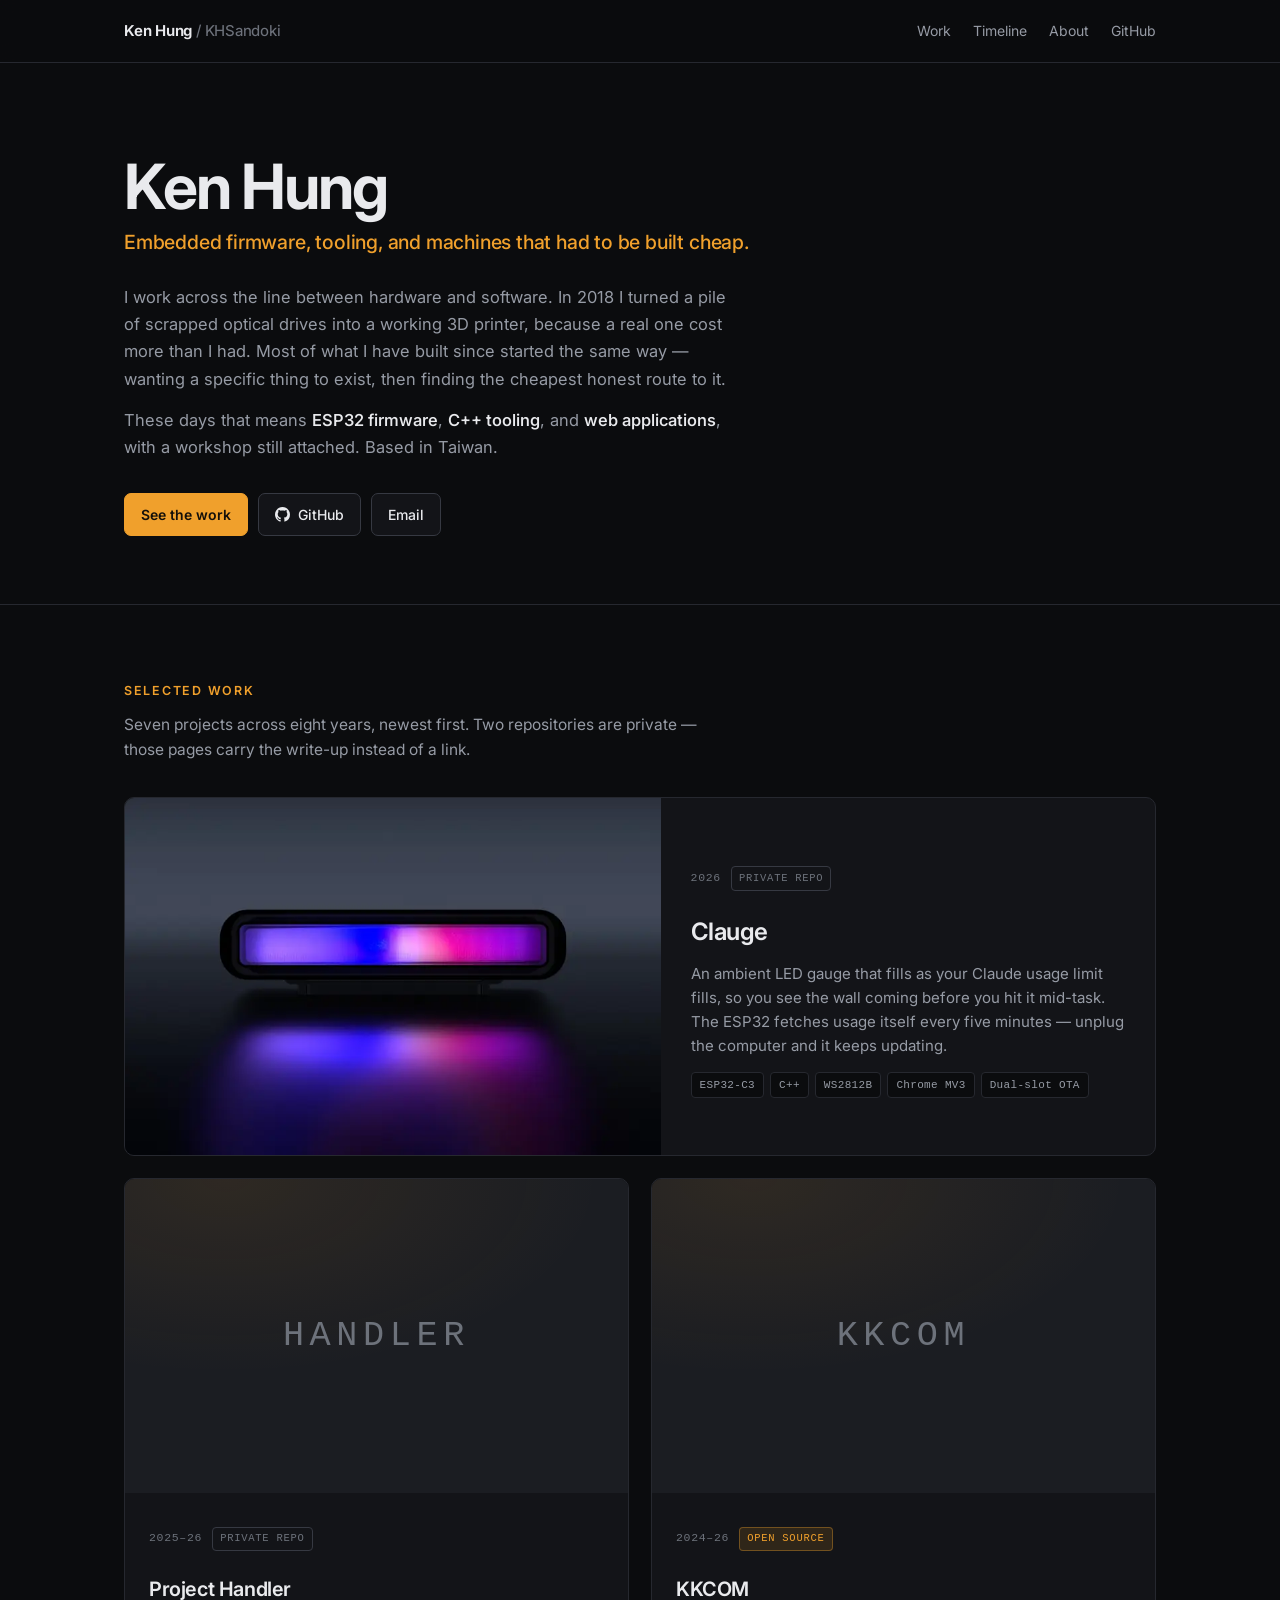
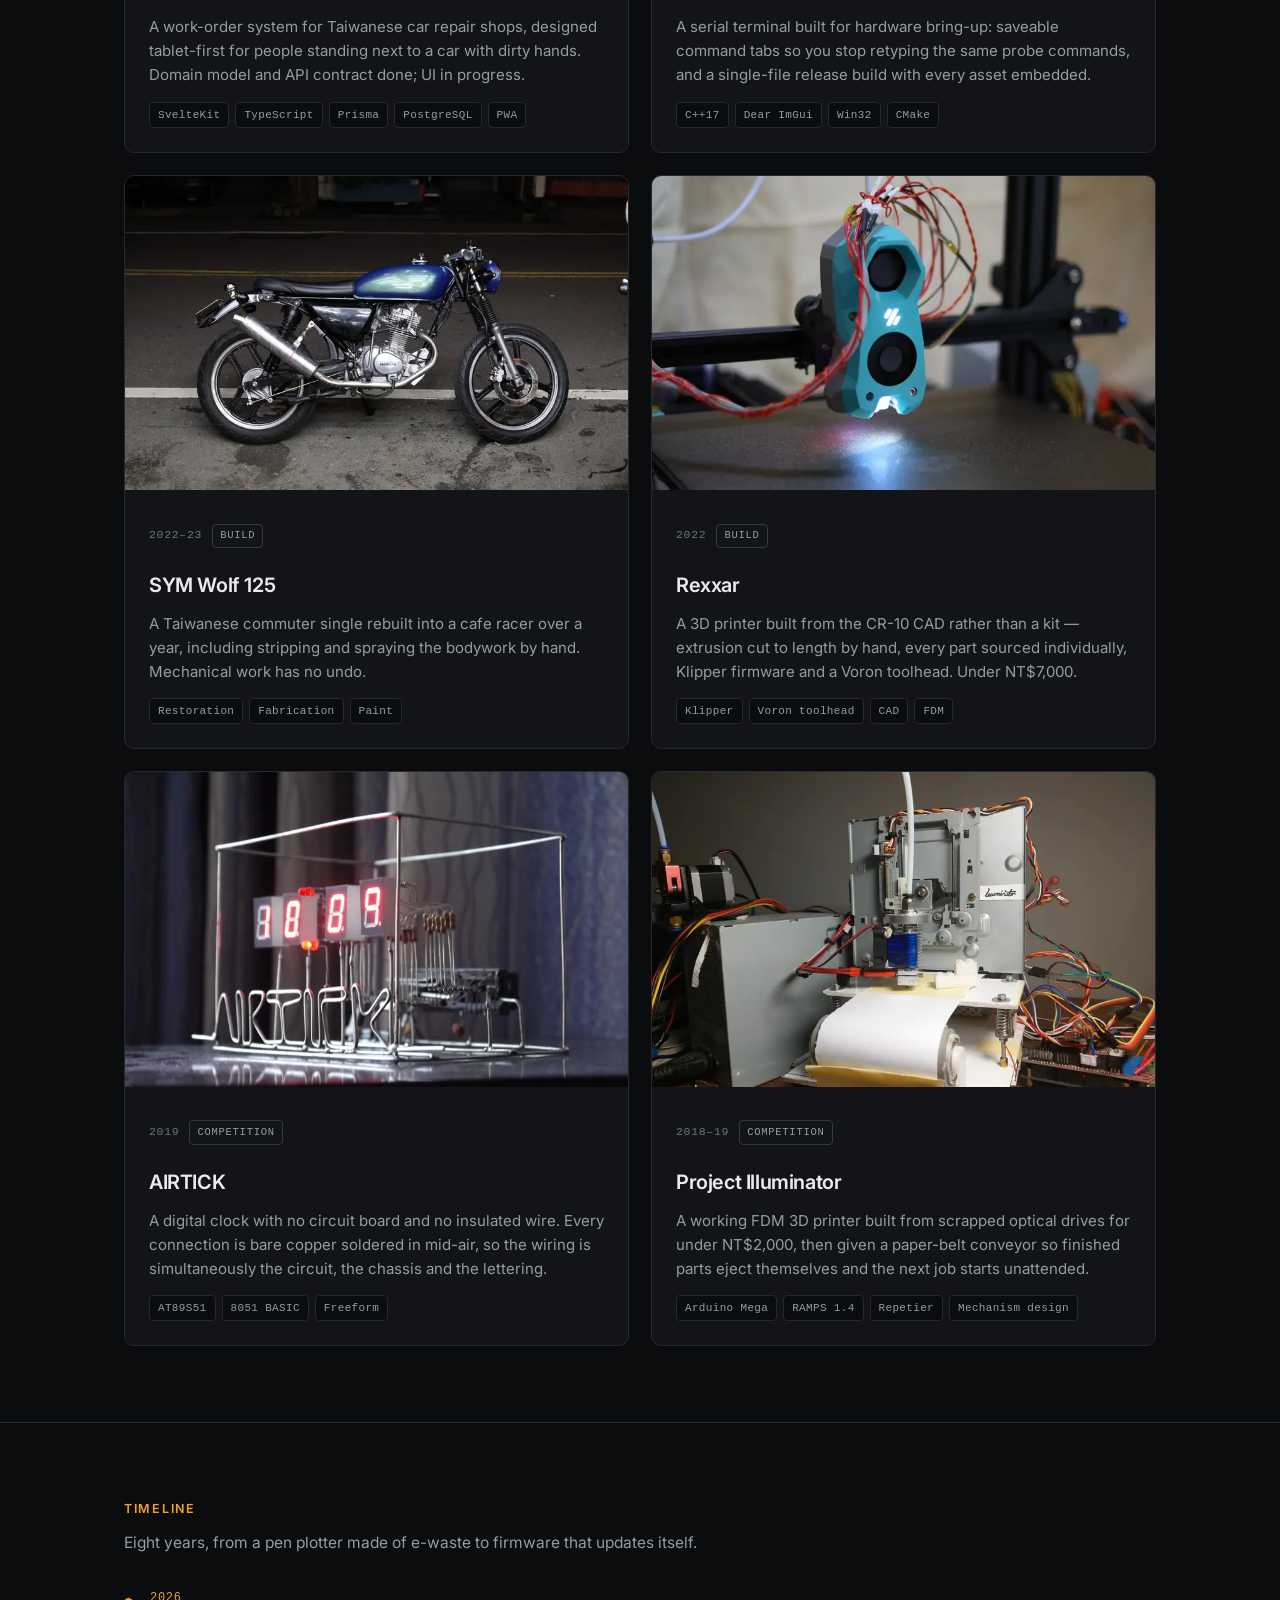
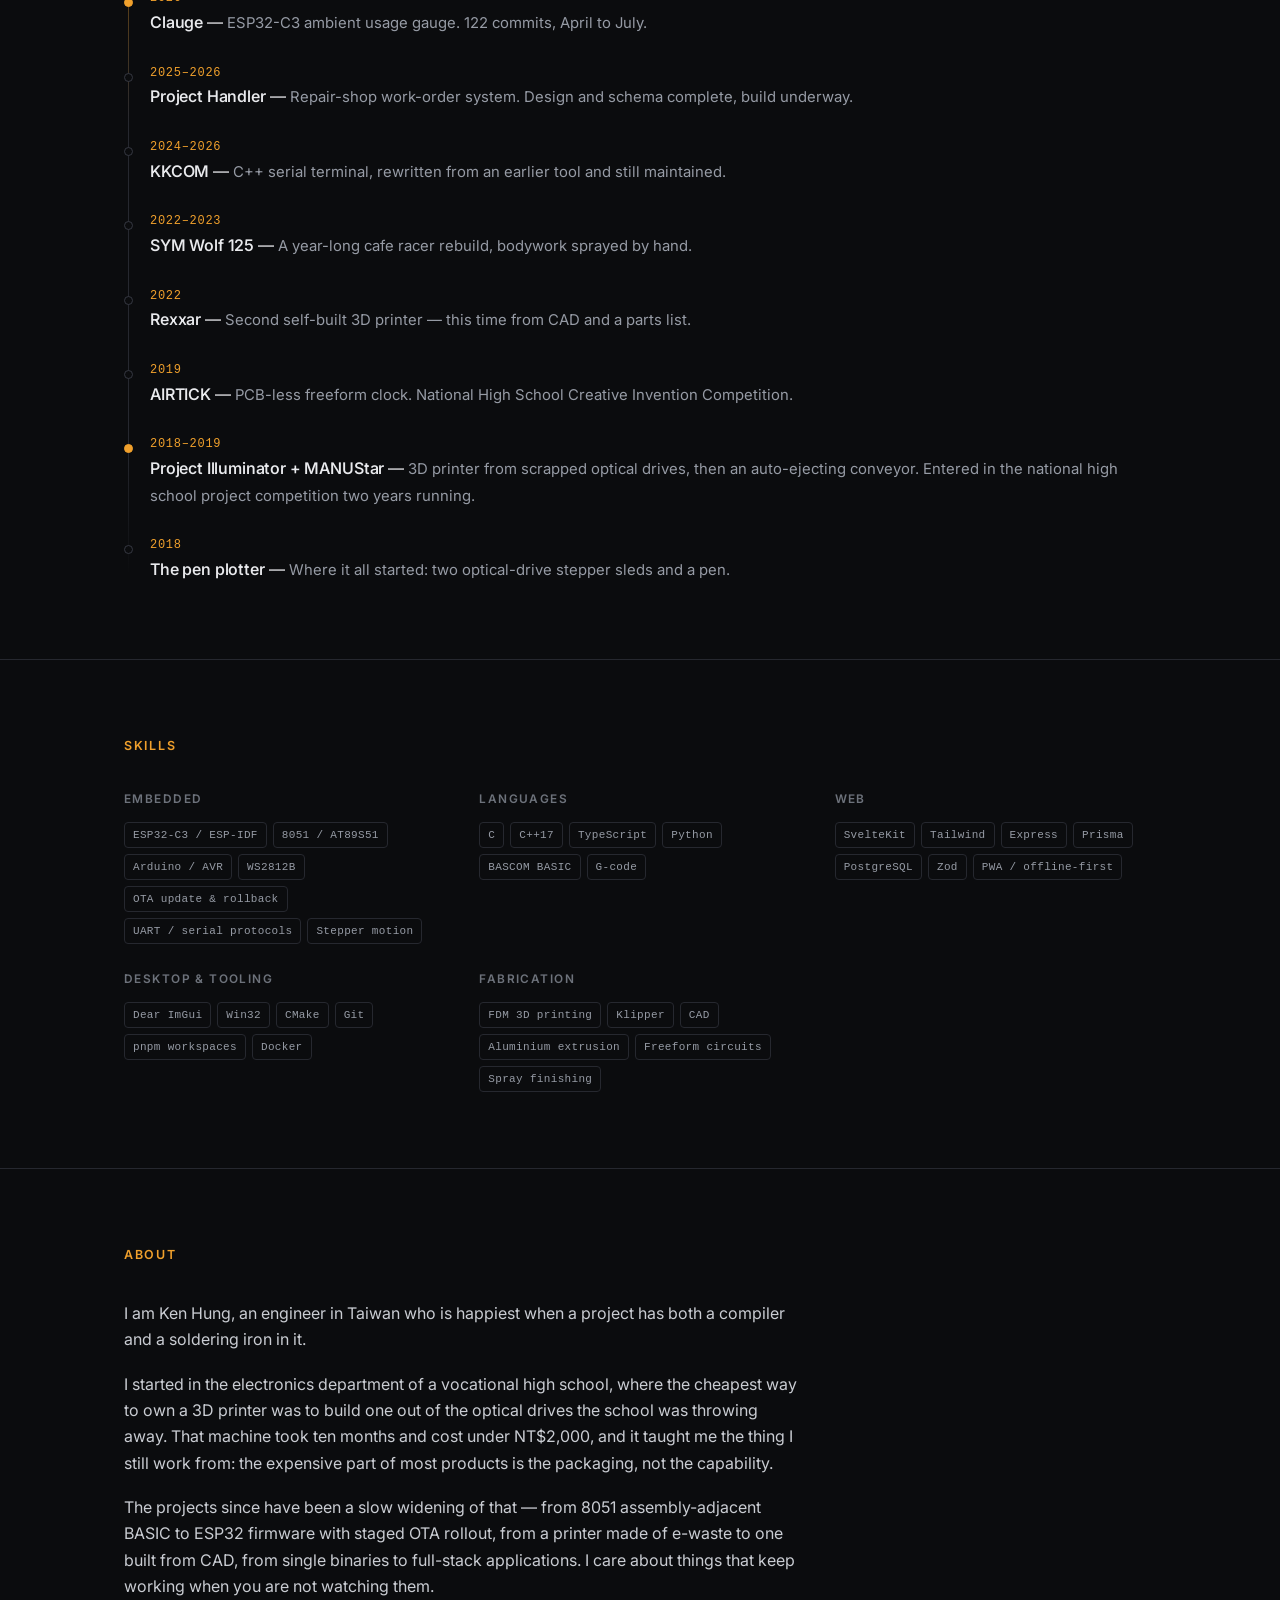
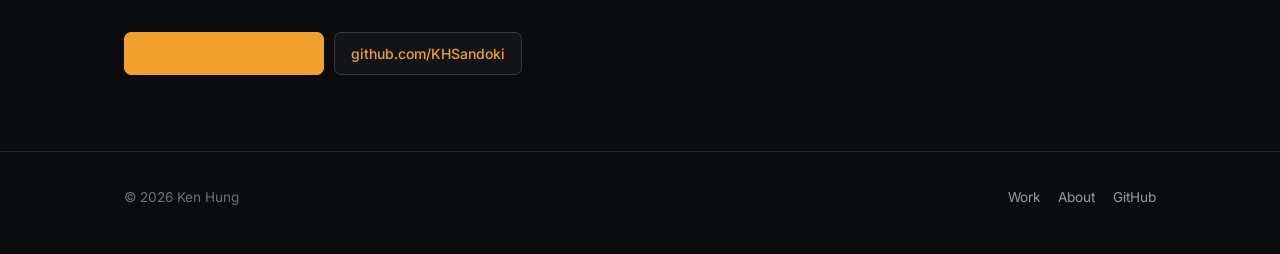
<file: index.html>
<!DOCTYPE html>
<html lang="en">
<head>
<meta charset="utf-8">
<meta name="viewport" content="width=device-width, initial-scale=1">
<title>Ken Hung — Hardware &amp; Software Portfolio</title>
<meta name="description" content="Portfolio of Ken Hung (KHSandoki): embedded firmware, C++ tooling, web applications, and machines built from salvaged parts. Taiwan.">
<meta name="author" content="Ken Hung">
<link rel="canonical" href="https://khsandoki.github.io/">
<meta property="og:type" content="website">
<meta property="og:title" content="Ken Hung — Hardware &amp; Software Portfolio">
<meta property="og:description" content="Embedded firmware, C++ tooling, web applications, and machines built from salvaged parts.">
<meta property="og:url" content="https://khsandoki.github.io/">
<meta property="og:image" content="https://khsandoki.github.io/media/clauge/hero.webp">
<meta name="twitter:card" content="summary_large_image">
<meta name="theme-color" content="#0b0c0e">
<link rel="icon" href="assets/favicon.svg" type="image/svg+xml">
<link rel="preconnect" href="https://fonts.googleapis.com">
<link rel="preconnect" href="https://fonts.gstatic.com" crossorigin>
<link href="https://fonts.googleapis.com/css2?family=Inter:wght@400..700&display=swap" rel="stylesheet">
<link rel="stylesheet" href="assets/css/site.css">
</head>
<body>

<a class="skip" href="#work">Skip to work</a>

<header class="site-header">
  <div class="wrap">
    <a class="brand" href="./">Ken Hung <span>/ KHSandoki</span></a>
    <nav class="nav">
      <a href="#work">Work</a>
      <a href="#timeline" class="nav-hide-sm">Timeline</a>
      <a href="#about">About</a>
      <a href="https://github.com/KHSandoki">GitHub</a>
    </nav>
  </div>
</header>

<main>

<section class="hero">
  <div class="wrap">
    <h1>Ken Hung</h1>
    <p class="role">Embedded firmware, tooling, and machines that had to be built cheap.</p>
    <p class="lede">
      I work across the line between hardware and software. In 2018 I turned a pile of
      scrapped optical drives into a working 3D printer, because a real one cost more
      than I had. Most of what I have built since started the same way &mdash; wanting a
      specific thing to exist, then finding the cheapest honest route to it.
    </p>
    <p class="lede">
      These days that means <strong>ESP32 firmware</strong>, <strong>C++ tooling</strong>,
      and <strong>web applications</strong>, with a workshop still attached. Based in Taiwan.
    </p>
    <div class="hero-links">
      <a class="btn btn-primary" href="#work">See the work</a>
      <a class="btn" href="https://github.com/KHSandoki">
        <svg viewBox="0 0 16 16" fill="currentColor" aria-hidden="true"><path d="M8 0C3.58 0 0 3.58 0 8c0 3.54 2.29 6.53 5.47 7.59.4.07.55-.17.55-.38 0-.19-.01-.82-.01-1.49-2.01.37-2.53-.49-2.69-.94-.09-.23-.48-.94-.82-1.13-.28-.15-.68-.52-.01-.53.63-.01 1.08.58 1.23.82.72 1.21 1.87.87 2.33.66.07-.52.28-.87.51-1.07-1.78-.2-3.64-.89-3.64-3.95 0-.87.31-1.59.82-2.15-.08-.2-.36-1.02.08-2.12 0 0 .67-.21 2.2.82.64-.18 1.32-.27 2-.27s1.36.09 2 .27c1.53-1.04 2.2-.82 2.2-.82.44 1.1.16 1.92.08 2.12.51.56.82 1.27.82 2.15 0 3.07-1.87 3.75-3.65 3.95.29.25.54.73.54 1.48 0 1.07-.01 1.93-.01 2.2 0 .21.15.46.55.38A8.01 8.01 0 0 0 16 8c0-4.42-3.58-8-8-8Z"/></svg>
        GitHub
      </a>
      <a class="btn" href="mailto:k.h.sandoki@gmail.com">Email</a>
    </div>
  </div>
</section>

<section class="section" id="work">
  <div class="wrap">
    <div class="section-head">
      <h2>Selected work</h2>
      <p>Seven projects across eight years, newest first. Two repositories are private &mdash;
         those pages carry the write-up instead of a link.</p>
    </div>

    <div class="grid">

      <a class="card featured" href="projects/clauge.html">
        <div class="card-media">
          <img src="media/clauge/hero@thumb.webp" srcset="media/clauge/hero@thumb.webp 800w, media/clauge/hero.webp 1800w" sizes="(max-width: 720px) 100vw, 52vw" width="800" height="533" alt="Clauge: a black light bar glowing in a blue-to-magenta gradient against a dark background" loading="eager" decoding="async">
        </div>
        <div class="card-body">
          <p class="card-meta"><span>2026</span><span class="pill pill-private">Private repo</span></p>
          <h3 class="card-title">Clauge</h3>
          <p class="card-desc">
            An ambient LED gauge that fills as your Claude usage limit fills, so you see
            the wall coming before you hit it mid-task. The ESP32 fetches usage itself
            every five minutes &mdash; unplug the computer and it keeps updating.
          </p>
          <div class="tags">
            <span class="tag">ESP32-C3</span><span class="tag">C++</span><span class="tag">WS2812B</span><span class="tag">Chrome MV3</span><span class="tag">Dual-slot OTA</span>
          </div>
        </div>
      </a>

      <a class="card" href="projects/handler.html">
        <div class="card-media is-blank"><span class="glyph">Handler</span></div>
        <div class="card-body">
          <p class="card-meta"><span>2025&ndash;26</span><span class="pill pill-private">Private repo</span></p>
          <h3 class="card-title">Project Handler</h3>
          <p class="card-desc">
            A work-order system for Taiwanese car repair shops, designed tablet-first for
            people standing next to a car with dirty hands. Domain model and API contract
            done; UI in progress.
          </p>
          <div class="tags">
            <span class="tag">SvelteKit</span><span class="tag">TypeScript</span><span class="tag">Prisma</span><span class="tag">PostgreSQL</span><span class="tag">PWA</span>
          </div>
        </div>
      </a>

      <a class="card" href="projects/kkcom.html">
        <div class="card-media is-blank"><span class="glyph">KKCOM</span></div>
        <div class="card-body">
          <p class="card-meta"><span>2024&ndash;26</span><span class="pill pill-open">Open source</span></p>
          <h3 class="card-title">KKCOM</h3>
          <p class="card-desc">
            A serial terminal built for hardware bring-up: saveable command tabs so you
            stop retyping the same probe commands, and a single-file release build with
            every asset embedded.
          </p>
          <div class="tags">
            <span class="tag">C++17</span><span class="tag">Dear ImGui</span><span class="tag">Win32</span><span class="tag">CMake</span>
          </div>
        </div>
      </a>

      <a class="card" href="projects/sym-wolf-125.html">
        <div class="card-media">
          <img src="media/sym-wolf-125/hero@thumb.webp" width="800" height="533" alt="A SYM Wolf 125 rebuilt as a cafe racer, blue-green tank, parked on a street at dusk" loading="lazy" decoding="async">
        </div>
        <div class="card-body">
          <p class="card-meta"><span>2022&ndash;23</span><span class="pill">Build</span></p>
          <h3 class="card-title">SYM Wolf 125</h3>
          <p class="card-desc">
            A Taiwanese commuter single rebuilt into a cafe racer over a year, including
            stripping and spraying the bodywork by hand. Mechanical work has no undo.
          </p>
          <div class="tags">
            <span class="tag">Restoration</span><span class="tag">Fabrication</span><span class="tag">Paint</span>
          </div>
        </div>
      </a>

      <a class="card" href="projects/rexxar.html">
        <div class="card-media">
          <img src="media/rexxar/hero@thumb.webp" width="800" height="800" alt="A teal low-poly 3D-printed toolhead shroud with twin fan ports and a bed light, mounted on a printer gantry" loading="lazy" decoding="async">
        </div>
        <div class="card-body">
          <p class="card-meta"><span>2022</span><span class="pill">Build</span></p>
          <h3 class="card-title">Rexxar</h3>
          <p class="card-desc">
            A 3D printer built from the CR-10 CAD rather than a kit &mdash; extrusion cut to
            length by hand, every part sourced individually, Klipper firmware and a Voron
            toolhead. Under NT$7,000.
          </p>
          <div class="tags">
            <span class="tag">Klipper</span><span class="tag">Voron toolhead</span><span class="tag">CAD</span><span class="tag">FDM</span>
          </div>
        </div>
      </a>

      <a class="card" href="projects/airtick.html">
        <div class="card-media">
          <img src="media/airtick/hero@thumb.webp" width="800" height="600" alt="AIRTICK: a digital clock with no circuit board, built entirely from bent bare copper wire, red seven-segment digits glowing" loading="lazy" decoding="async">
        </div>
        <div class="card-body">
          <p class="card-meta"><span>2019</span><span class="pill">Competition</span></p>
          <h3 class="card-title">AIRTICK</h3>
          <p class="card-desc">
            A digital clock with no circuit board and no insulated wire. Every connection
            is bare copper soldered in mid-air, so the wiring is simultaneously the
            circuit, the chassis and the lettering.
          </p>
          <div class="tags">
            <span class="tag">AT89S51</span><span class="tag">8051 BASIC</span><span class="tag">Freeform</span>
          </div>
        </div>
      </a>

      <a class="card" href="projects/illuminator.html">
        <div class="card-media">
          <img src="media/illuminator/machine@thumb.webp" width="800" height="600" alt="Project Illuminator: a small 3D printer built from the steel plates and stepper sleds of scrapped optical drives, with a paper-belt conveyor bed" loading="lazy" decoding="async">
        </div>
        <div class="card-body">
          <p class="card-meta"><span>2018&ndash;19</span><span class="pill">Competition</span></p>
          <h3 class="card-title">Project Illuminator</h3>
          <p class="card-desc">
            A working FDM 3D printer built from scrapped optical drives for under
            NT$2,000, then given a paper-belt conveyor so finished parts eject themselves
            and the next job starts unattended.
          </p>
          <div class="tags">
            <span class="tag">Arduino Mega</span><span class="tag">RAMPS 1.4</span><span class="tag">Repetier</span><span class="tag">Mechanism design</span>
          </div>
        </div>
      </a>

    </div>
  </div>
</section>

<section class="section" id="timeline">
  <div class="wrap">
    <div class="section-head">
      <h2>Timeline</h2>
      <p>Eight years, from a pen plotter made of e-waste to firmware that updates itself.</p>
    </div>
    <ol class="timeline">
      <li class="is-key">
        <span class="yr">2026</span>
        <span class="ev">Clauge</span> &mdash;
        <span class="note">ESP32-C3 ambient usage gauge. 122 commits, April to July.</span>
      </li>
      <li>
        <span class="yr">2025&ndash;2026</span>
        <span class="ev">Project Handler</span> &mdash;
        <span class="note">Repair-shop work-order system. Design and schema complete, build underway.</span>
      </li>
      <li>
        <span class="yr">2024&ndash;2026</span>
        <span class="ev">KKCOM</span> &mdash;
        <span class="note">C++ serial terminal, rewritten from an earlier tool and still maintained.</span>
      </li>
      <li>
        <span class="yr">2022&ndash;2023</span>
        <span class="ev">SYM Wolf 125</span> &mdash;
        <span class="note">A year-long cafe racer rebuild, bodywork sprayed by hand.</span>
      </li>
      <li>
        <span class="yr">2022</span>
        <span class="ev">Rexxar</span> &mdash;
        <span class="note">Second self-built 3D printer &mdash; this time from CAD and a parts list.</span>
      </li>
      <li>
        <span class="yr">2019</span>
        <span class="ev">AIRTICK</span> &mdash;
        <span class="note">PCB-less freeform clock. National High School Creative Invention Competition.</span>
      </li>
      <li class="is-key">
        <span class="yr">2018&ndash;2019</span>
        <span class="ev">Project Illuminator + MANUStar</span> &mdash;
        <span class="note">3D printer from scrapped optical drives, then an auto-ejecting conveyor.
        Entered in the national high school project competition two years running.</span>
      </li>
      <li>
        <span class="yr">2018</span>
        <span class="ev">The pen plotter</span> &mdash;
        <span class="note">Where it all started: two optical-drive stepper sleds and a pen.</span>
      </li>
    </ol>
  </div>
</section>

<section class="section" id="skills">
  <div class="wrap">
    <div class="section-head">
      <h2>Skills</h2>
    </div>
    <div class="skills">
      <div>
        <h3>Embedded</h3>
        <ul>
          <li class="tag">ESP32-C3 / ESP-IDF</li><li class="tag">8051 / AT89S51</li>
          <li class="tag">Arduino / AVR</li><li class="tag">WS2812B</li>
          <li class="tag">OTA update &amp; rollback</li><li class="tag">UART / serial protocols</li>
          <li class="tag">Stepper motion</li>
        </ul>
      </div>
      <div>
        <h3>Languages</h3>
        <ul>
          <li class="tag">C</li><li class="tag">C++17</li><li class="tag">TypeScript</li>
          <li class="tag">Python</li><li class="tag">BASCOM BASIC</li><li class="tag">G-code</li>
        </ul>
      </div>
      <div>
        <h3>Web</h3>
        <ul>
          <li class="tag">SvelteKit</li><li class="tag">Tailwind</li><li class="tag">Express</li>
          <li class="tag">Prisma</li><li class="tag">PostgreSQL</li><li class="tag">Zod</li>
          <li class="tag">PWA / offline-first</li>
        </ul>
      </div>
      <div>
        <h3>Desktop &amp; tooling</h3>
        <ul>
          <li class="tag">Dear ImGui</li><li class="tag">Win32</li><li class="tag">CMake</li>
          <li class="tag">Git</li><li class="tag">pnpm workspaces</li><li class="tag">Docker</li>
        </ul>
      </div>
      <div>
        <h3>Fabrication</h3>
        <ul>
          <li class="tag">FDM 3D printing</li><li class="tag">Klipper</li><li class="tag">CAD</li>
          <li class="tag">Aluminium extrusion</li><li class="tag">Freeform circuits</li>
          <li class="tag">Spray finishing</li>
        </ul>
      </div>
    </div>
  </div>
</section>

<section class="section" id="about">
  <div class="wrap">
    <div class="section-head">
      <h2>About</h2>
    </div>
    <div class="prose">
      <p>
        I am Ken Hung, an engineer in Taiwan who is happiest when a project has both a
        compiler and a soldering iron in it.
      </p>
      <p>
        I started in the electronics department of a vocational high school, where the
        cheapest way to own a 3D printer was to build one out of the optical drives the
        school was throwing away. That machine took ten months and cost under NT$2,000,
        and it taught me the thing I still work from: the expensive part of most products
        is the packaging, not the capability.
      </p>
      <p>
        The projects since have been a slow widening of that &mdash; from 8051 assembly-adjacent
        BASIC to ESP32 firmware with staged OTA rollout, from a printer made of e-waste to
        one built from CAD, from single binaries to full-stack applications. I care about
        things that keep working when you are not watching them.
      </p>
      <div class="hero-links">
        <a class="btn btn-primary" href="mailto:k.h.sandoki@gmail.com">k.h.sandoki@gmail.com</a>
        <a class="btn" href="https://github.com/KHSandoki">github.com/KHSandoki</a>
      </div>
    </div>
  </div>
</section>

</main>

<footer class="site-footer">
  <div class="wrap">
    <p>&copy; 2026 Ken Hung</p>
    <nav>
      <a href="#work">Work</a>
      <a href="#about">About</a>
      <a href="https://github.com/KHSandoki">GitHub</a>
    </nav>
  </div>
</footer>

</body>
</html>
</file>
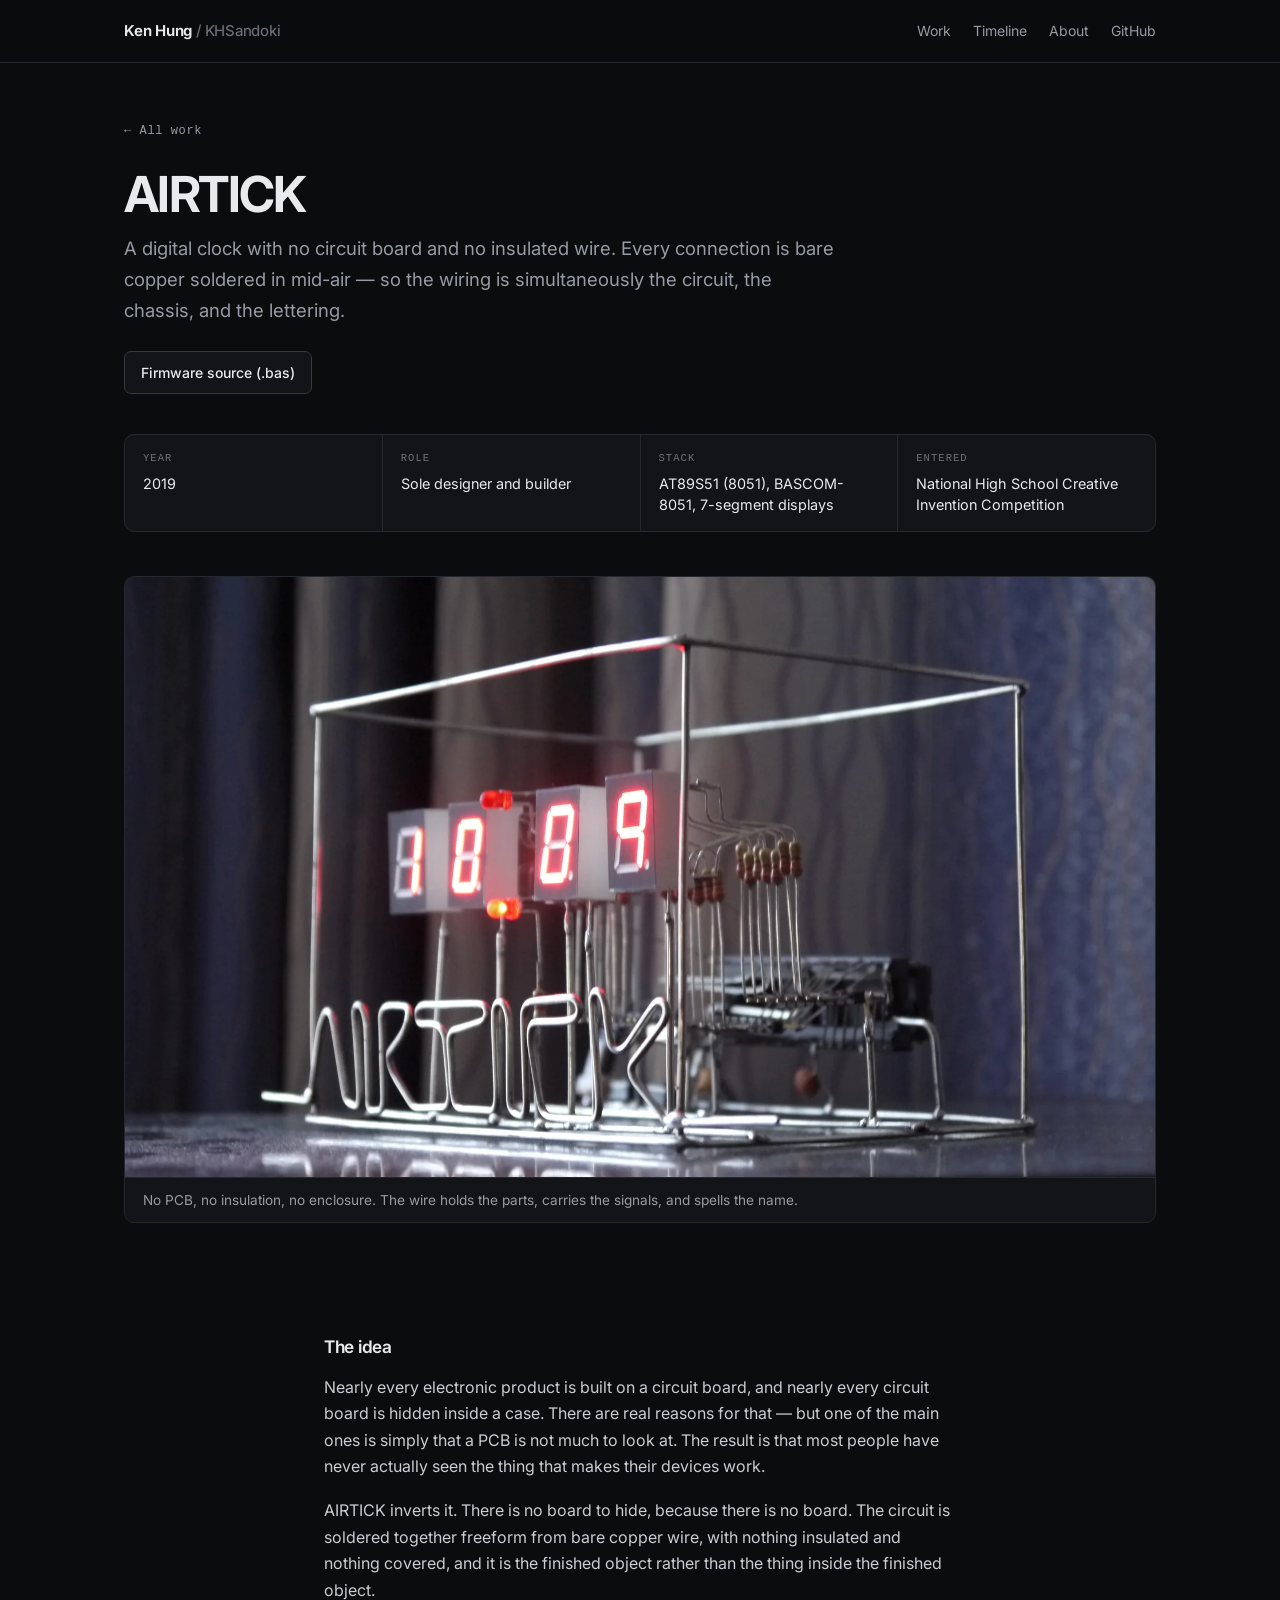
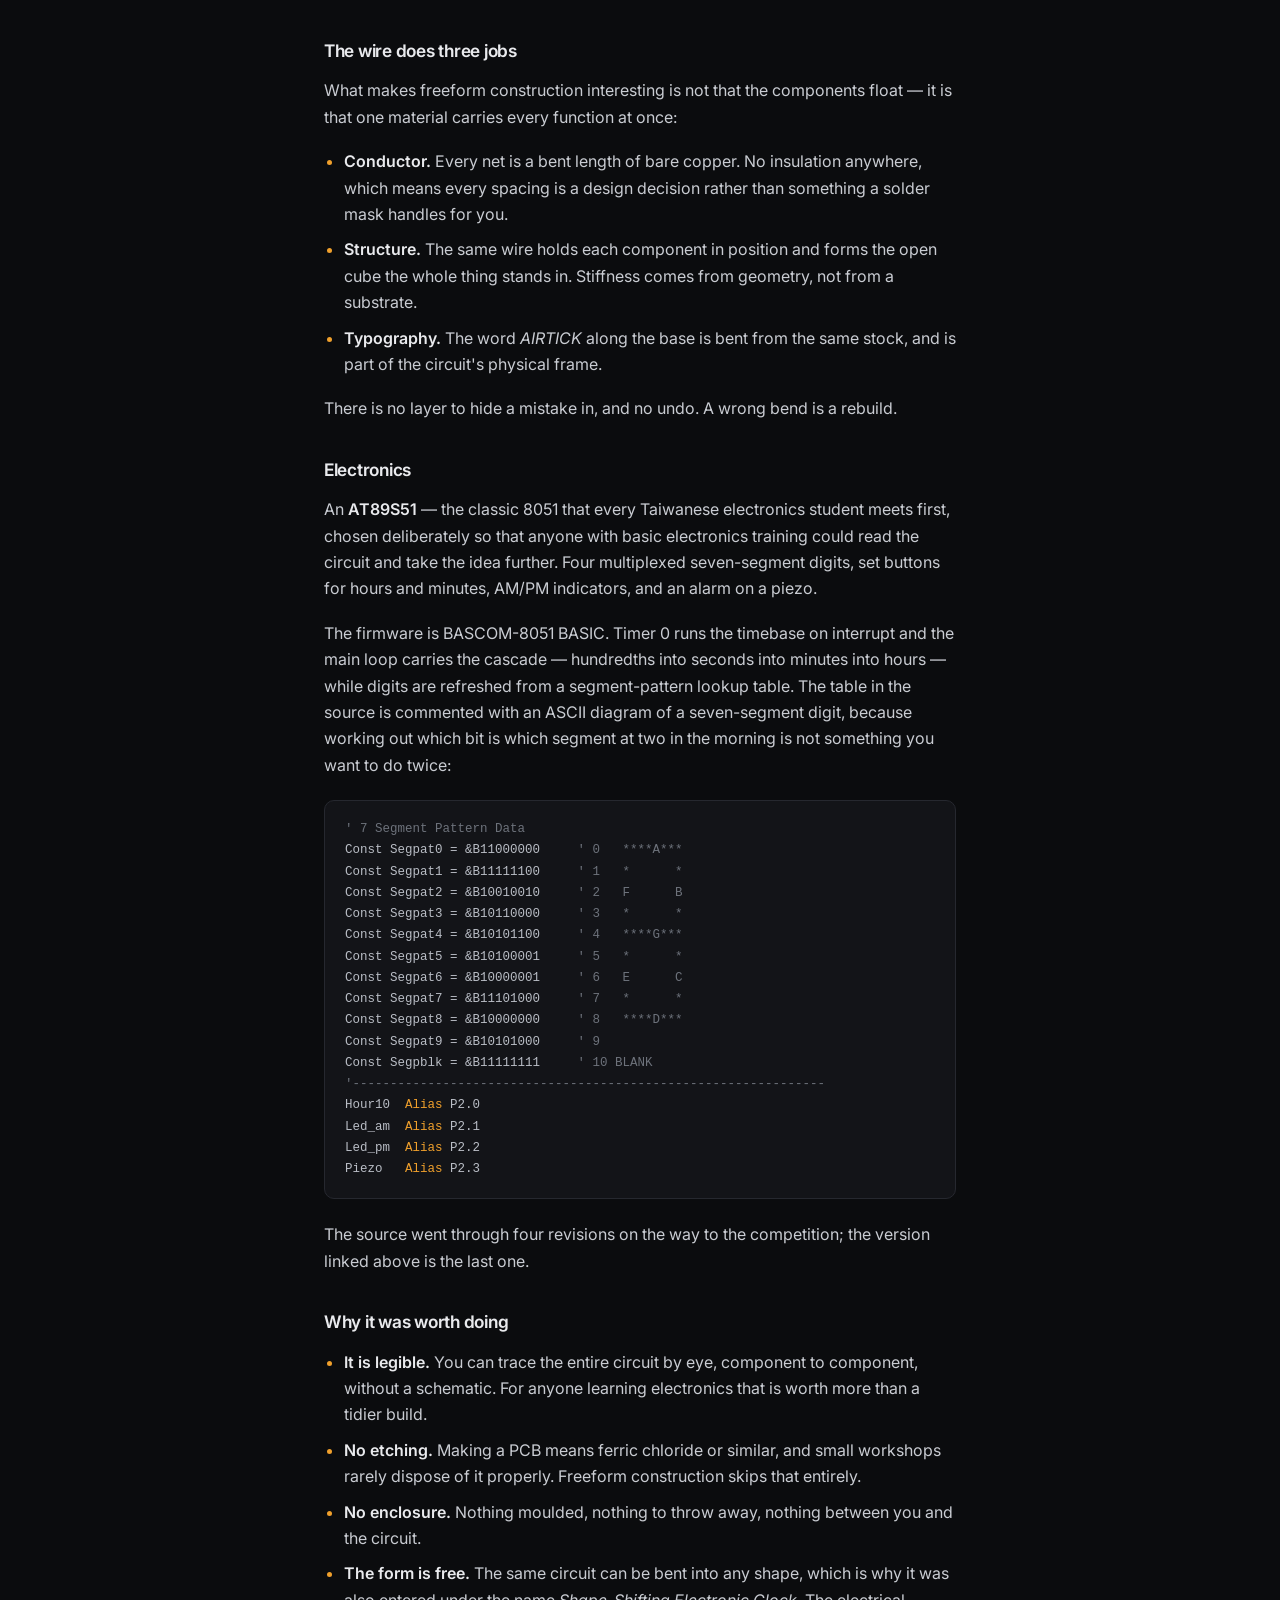
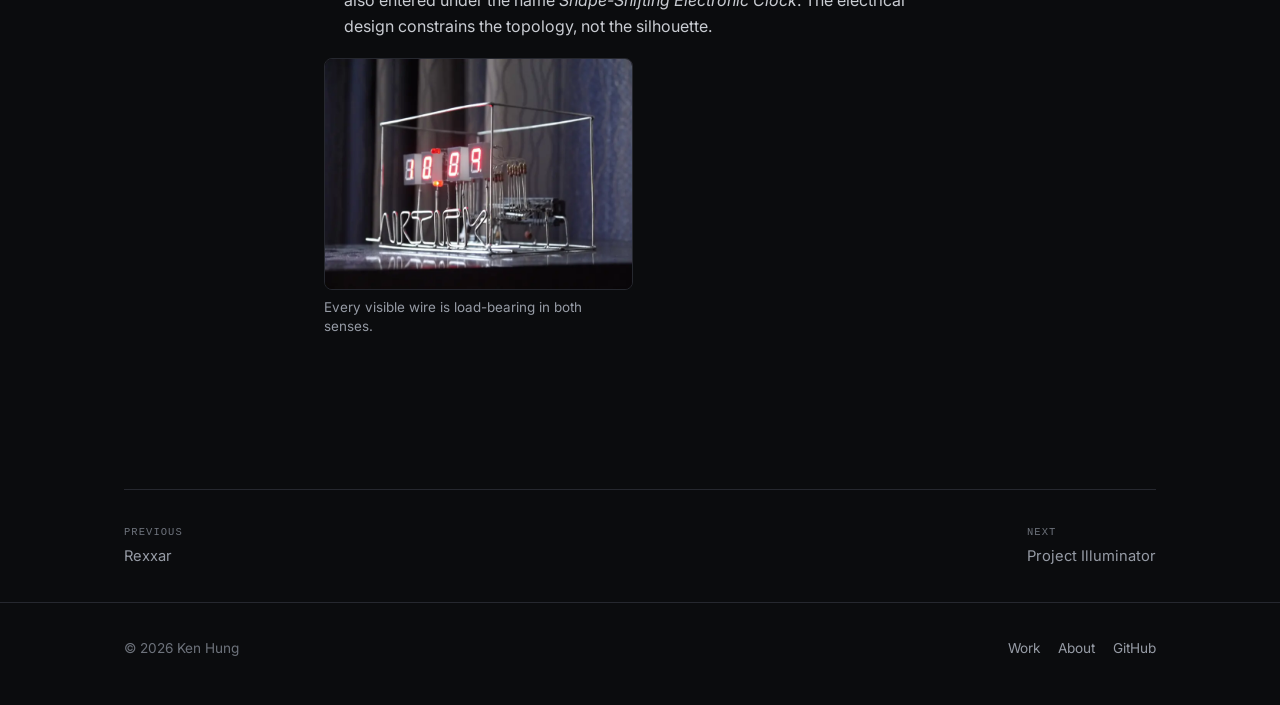
<file: projects/airtick.html>
<!DOCTYPE html>
<html lang="en">
<head>
<meta charset="utf-8">
<meta name="viewport" content="width=device-width, initial-scale=1">
<title>AIRTICK — Ken Hung</title>
<meta name="description" content="A digital clock with no circuit board. Every connection is bare copper wire soldered in mid-air, so the wiring is at once the circuit, the chassis and the lettering. AT89S51, 2019.">
<link rel="canonical" href="https://khsandoki.github.io/projects/airtick.html">
<meta property="og:type" content="article">
<meta property="og:title" content="AIRTICK — a clock with no circuit board">
<meta property="og:description" content="Bare copper wire soldered in mid-air: the circuit is the structure, and the structure is the object.">
<meta property="og:image" content="https://khsandoki.github.io/media/airtick/hero.webp">
<meta name="twitter:card" content="summary_large_image">
<meta name="theme-color" content="#0b0c0e">
<link rel="icon" href="../assets/favicon.svg" type="image/svg+xml">
<link rel="preconnect" href="https://fonts.googleapis.com">
<link rel="preconnect" href="https://fonts.gstatic.com" crossorigin>
<link href="https://fonts.googleapis.com/css2?family=Inter:wght@400..700&display=swap" rel="stylesheet">
<link rel="stylesheet" href="../assets/css/site.css">
</head>
<body>

<header class="site-header">
  <div class="wrap">
    <a class="brand" href="../">Ken Hung <span>/ KHSandoki</span></a>
    <nav class="nav">
      <a href="../#work">Work</a>
      <a href="../#timeline" class="nav-hide-sm">Timeline</a>
      <a href="../#about">About</a>
      <a href="https://github.com/KHSandoki">GitHub</a>
    </nav>
  </div>
</header>

<main>

<section class="proj-hero">
  <div class="wrap">
    <a class="back" href="../#work">&larr; All work</a>
    <h1>AIRTICK</h1>
    <p class="tagline">
      A digital clock with no circuit board and no insulated wire. Every connection is bare
      copper soldered in mid-air &mdash; so the wiring is simultaneously the circuit, the
      chassis, and the lettering.
    </p>

    <div class="hero-links">
      <a class="btn" href="../assets/src/airtick-rtc.bas" download>Firmware source (.bas)</a>
    </div>

    <dl class="factbar">
      <div><dt>Year</dt><dd>2019</dd></div>
      <div><dt>Role</dt><dd>Sole designer and builder</dd></div>
      <div><dt>Stack</dt><dd>AT89S51 (8051), BASCOM-8051, 7-segment displays</dd></div>
      <div><dt>Entered</dt><dd>National High School Creative Invention Competition</dd></div>
    </dl>

    <figure class="shot">
      <img src="../media/airtick/hero.webp" width="1800" height="1350" alt="AIRTICK: a digital clock built entirely from bent bare copper wire. Four red seven-segment digits float inside an open wire cube, with the word AIRTICK spelled out in wire along the base and resistors suspended in mid-air" loading="eager" decoding="async">
      <figcaption>No PCB, no insulation, no enclosure. The wire holds the parts, carries the signals, and spells the name.</figcaption>
    </figure>
  </div>
</section>

<section class="section">
  <div class="wrap prose">

    <h3>The idea</h3>
    <p>
      Nearly every electronic product is built on a circuit board, and nearly every circuit
      board is hidden inside a case. There are real reasons for that &mdash; but one of the
      main ones is simply that a PCB is not much to look at. The result is that most people
      have never actually seen the thing that makes their devices work.
    </p>
    <p>
      AIRTICK inverts it. There is no board to hide, because there is no board. The circuit is
      soldered together freeform from bare copper wire, with nothing insulated and nothing
      covered, and it is the finished object rather than the thing inside the finished object.
    </p>

    <h3>The wire does three jobs</h3>
    <p>
      What makes freeform construction interesting is not that the components float &mdash; it
      is that one material carries every function at once:
    </p>
    <ul>
      <li><strong>Conductor.</strong> Every net is a bent length of bare copper. No insulation anywhere, which means every spacing is a design decision rather than something a solder mask handles for you.</li>
      <li><strong>Structure.</strong> The same wire holds each component in position and forms the open cube the whole thing stands in. Stiffness comes from geometry, not from a substrate.</li>
      <li><strong>Typography.</strong> The word <em>AIRTICK</em> along the base is bent from the same stock, and is part of the circuit's physical frame.</li>
    </ul>
    <p>
      There is no layer to hide a mistake in, and no undo. A wrong bend is a rebuild.
    </p>

    <h3>Electronics</h3>
    <p>
      An <strong>AT89S51</strong> &mdash; the classic 8051 that every Taiwanese electronics
      student meets first, chosen deliberately so that anyone with basic electronics training
      could read the circuit and take the idea further. Four multiplexed seven-segment digits,
      set buttons for hours and minutes, AM/PM indicators, and an alarm on a piezo.
    </p>
    <p>
      The firmware is BASCOM-8051 BASIC. Timer 0 runs the timebase on interrupt and the main
      loop carries the cascade &mdash; hundredths into seconds into minutes into hours &mdash;
      while digits are refreshed from a segment-pattern lookup table. The table in the source
      is commented with an ASCII diagram of a seven-segment digit, because working out which
      bit is which segment at two in the morning is not something you want to do twice:
    </p>

<pre class="code"><span class="c">' 7 Segment Pattern Data</span>
Const Segpat0 = &amp;B11000000     <span class="c">' 0   ****A***</span>
Const Segpat1 = &amp;B11111100     <span class="c">' 1   *      *</span>
Const Segpat2 = &amp;B10010010     <span class="c">' 2   F      B</span>
Const Segpat3 = &amp;B10110000     <span class="c">' 3   *      *</span>
Const Segpat4 = &amp;B10101100     <span class="c">' 4   ****G***</span>
Const Segpat5 = &amp;B10100001     <span class="c">' 5   *      *</span>
Const Segpat6 = &amp;B10000001     <span class="c">' 6   E      C</span>
Const Segpat7 = &amp;B11101000     <span class="c">' 7   *      *</span>
Const Segpat8 = &amp;B10000000     <span class="c">' 8   ****D***</span>
Const Segpat9 = &amp;B10101000     <span class="c">' 9</span>
Const Segpblk = &amp;B11111111     <span class="c">' 10 BLANK</span>
<span class="c">'---------------------------------------------------------------</span>
Hour10  <span class="k">Alias</span> P2.0
Led_am  <span class="k">Alias</span> P2.1
Led_pm  <span class="k">Alias</span> P2.2
Piezo   <span class="k">Alias</span> P2.3
</pre>

    <p>
      The source went through four revisions on the way to the competition; the version linked
      above is the last one.
    </p>

    <h3>Why it was worth doing</h3>
    <ul>
      <li>
        <strong>It is legible.</strong> You can trace the entire circuit by eye, component to
        component, without a schematic. For anyone learning electronics that is worth more than
        a tidier build.
      </li>
      <li>
        <strong>No etching.</strong> Making a PCB means ferric chloride or similar, and small
        workshops rarely dispose of it properly. Freeform construction skips that entirely.
      </li>
      <li>
        <strong>No enclosure.</strong> Nothing moulded, nothing to throw away, nothing between
        you and the circuit.
      </li>
      <li>
        <strong>The form is free.</strong> The same circuit can be bent into any shape, which is
        why it was also entered under the name <em>Shape-Shifting Electronic Clock</em>. The
        electrical design constrains the topology, not the silhouette.
      </li>
    </ul>

    <div class="gallery">
      <figure>
        <button type="button"
          data-full="../media/airtick/hero.webp"
          data-alt="AIRTICK photographed lit, showing red seven-segment digits inside an open bare-copper wire cube"
          data-caption="AIRTICK, lit. Every visible wire is load-bearing in both senses.">
          <img src="../media/airtick/hero@thumb.webp" alt="AIRTICK photographed lit, showing the wire structure" loading="lazy" decoding="async">
        </button>
        <figcaption>Every visible wire is load-bearing in both senses.</figcaption>
      </figure>
    </div>

  </div>
</section>

<div class="wrap">
  <nav class="pager">
    <a href="rexxar.html"><span class="lbl">Previous</span>Rexxar</a>
    <a href="illuminator.html"><span class="lbl">Next</span>Project Illuminator</a>
  </nav>
</div>

</main>

<footer class="site-footer">
  <div class="wrap">
    <p>&copy; 2026 Ken Hung</p>
    <nav>
      <a href="../#work">Work</a>
      <a href="../#about">About</a>
      <a href="https://github.com/KHSandoki">GitHub</a>
    </nav>
  </div>
</footer>

<script src="../assets/js/site.js" defer></script>
</body>
</html>
</file>
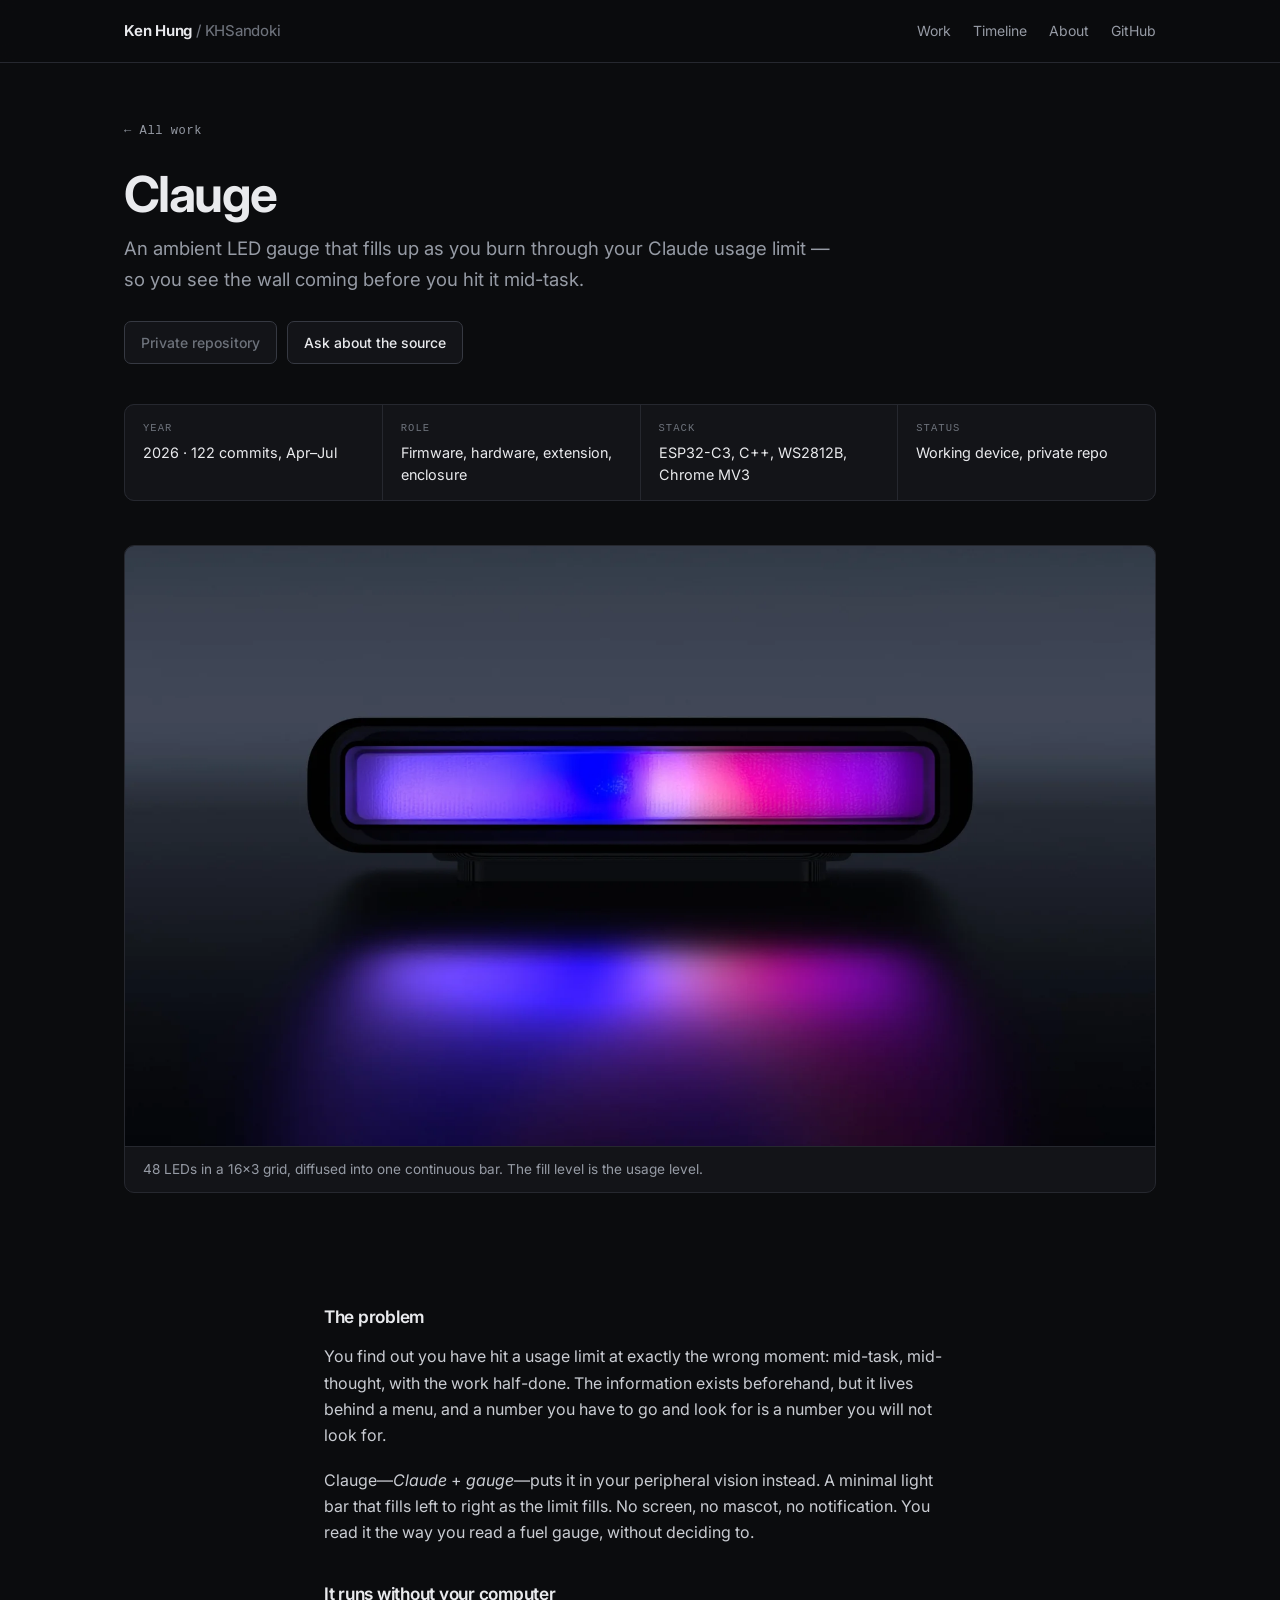
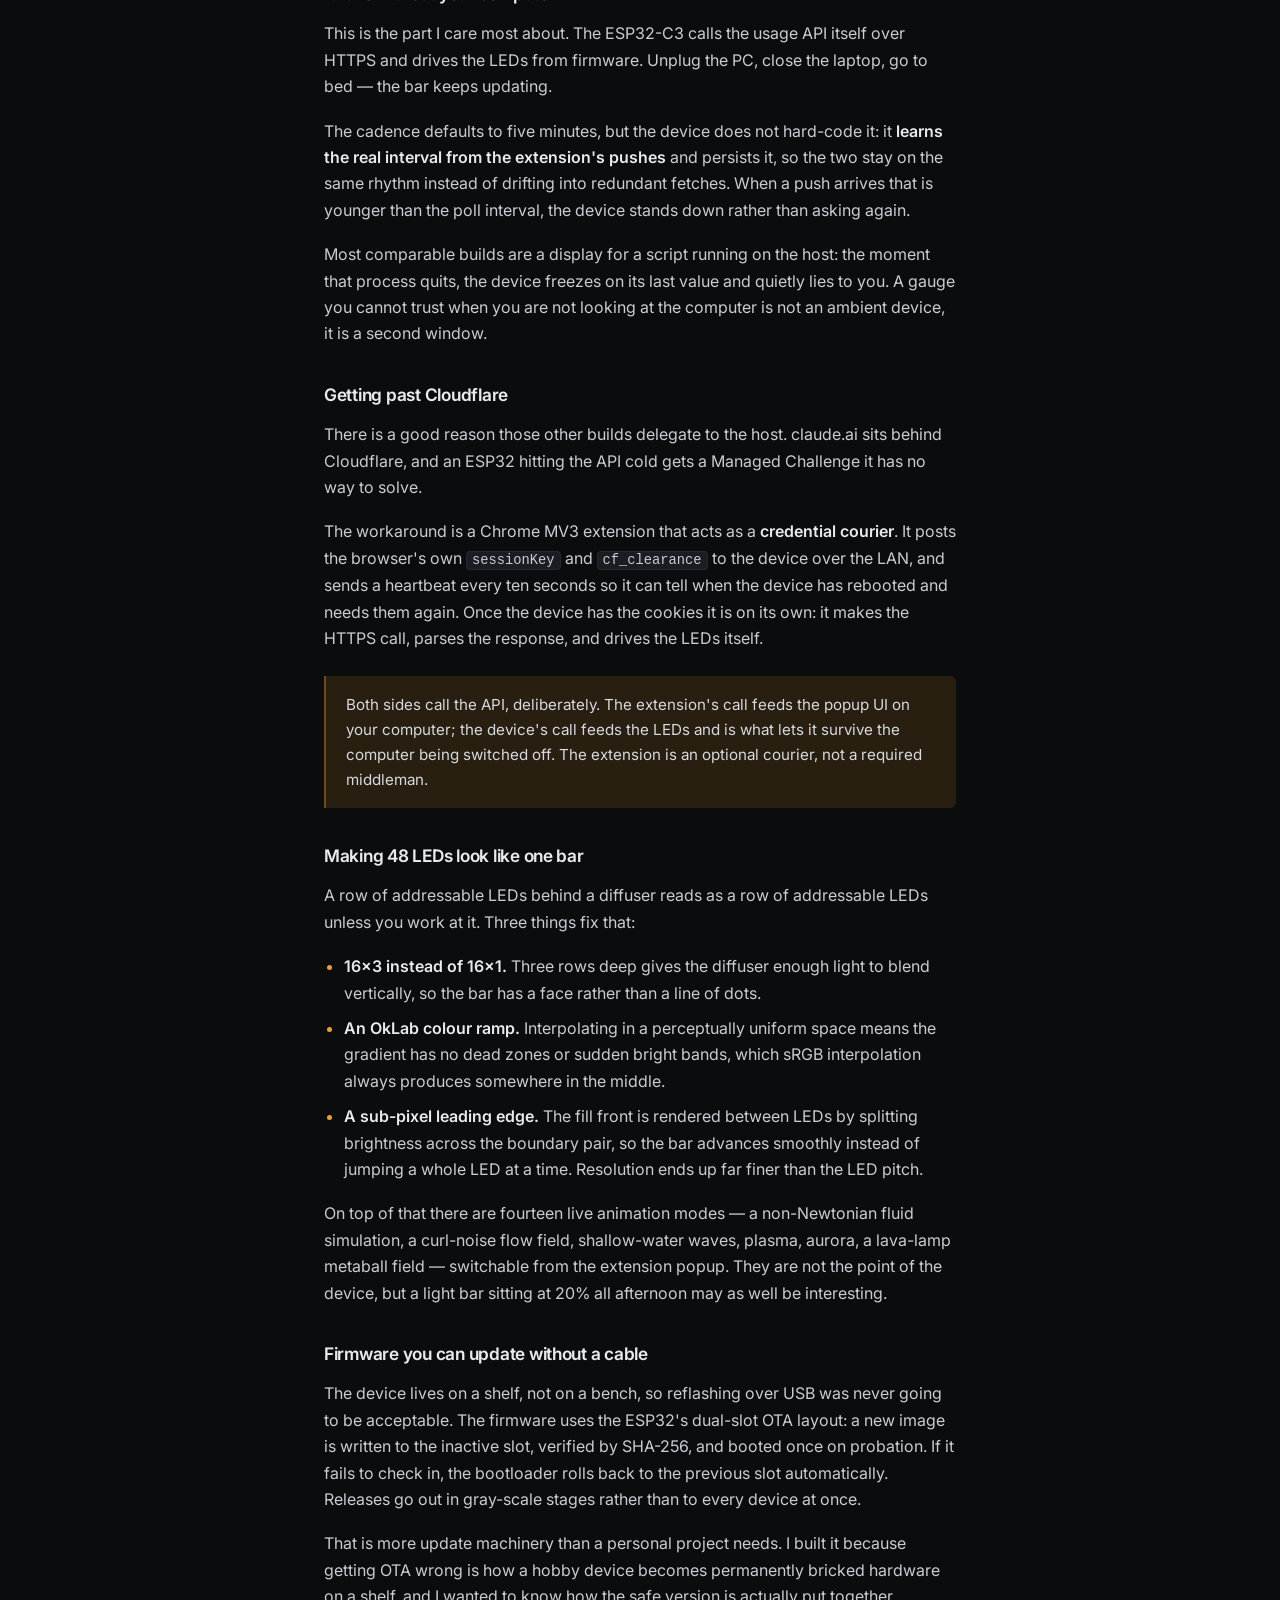
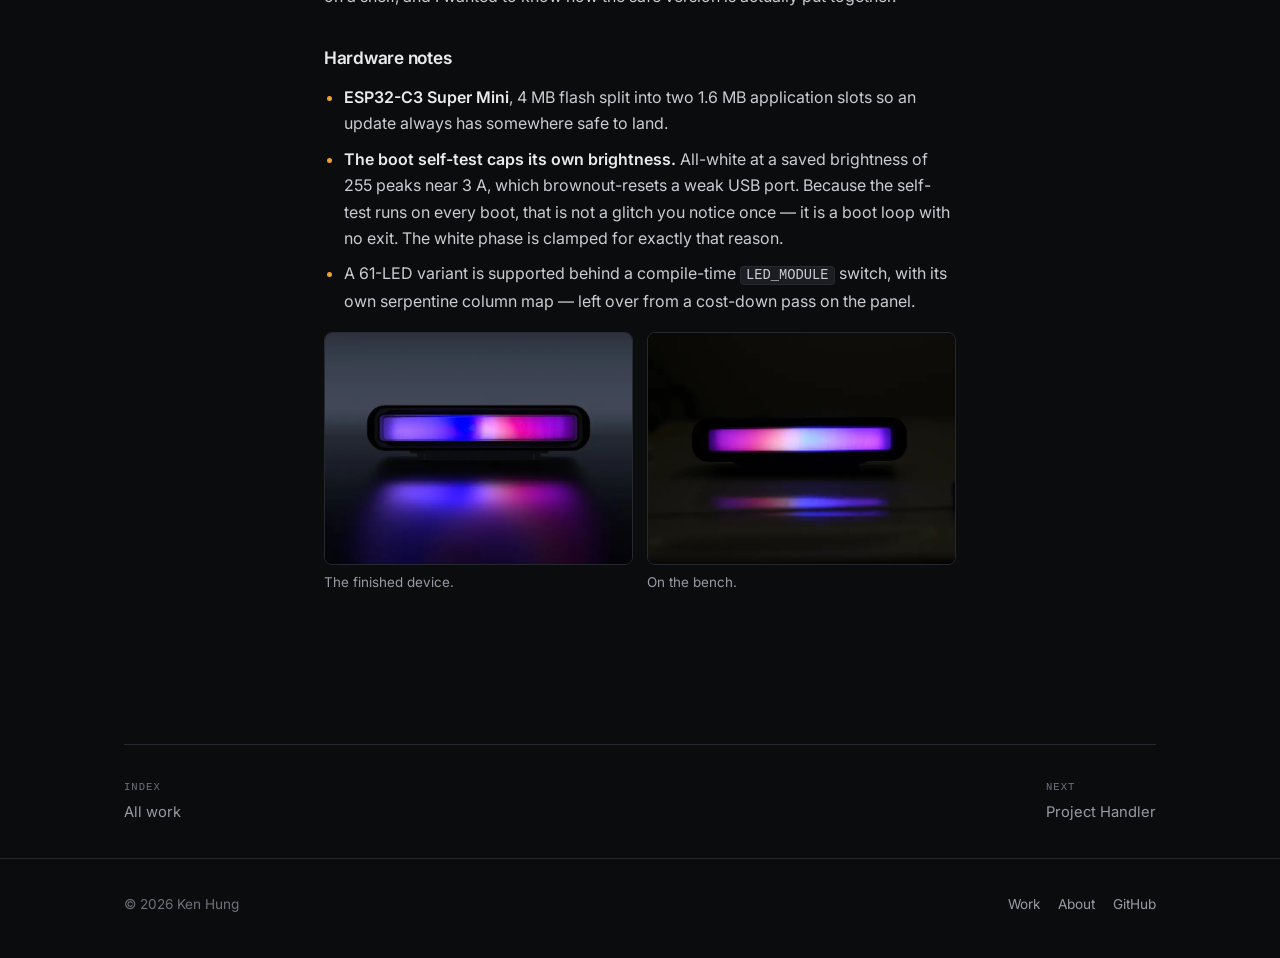
<file: projects/clauge.html>
<!DOCTYPE html>
<html lang="en">
<head>
<meta charset="utf-8">
<meta name="viewport" content="width=device-width, initial-scale=1">
<title>Clauge — Ken Hung</title>
<meta name="description" content="An ESP32-C3 ambient light bar that fills as your Claude usage limit fills. Fetches usage autonomously, updates itself over the air, and gets past Cloudflare with help from a browser extension.">
<link rel="canonical" href="https://khsandoki.github.io/projects/clauge.html">
<meta property="og:type" content="article">
<meta property="og:title" content="Clauge — an ambient LED usage gauge">
<meta property="og:description" content="A light bar that fills as your usage limit fills. Runs without your computer.">
<meta property="og:image" content="https://khsandoki.github.io/media/clauge/hero.webp">
<meta name="twitter:card" content="summary_large_image">
<meta name="theme-color" content="#0b0c0e">
<link rel="icon" href="../assets/favicon.svg" type="image/svg+xml">
<link rel="preconnect" href="https://fonts.googleapis.com">
<link rel="preconnect" href="https://fonts.gstatic.com" crossorigin>
<link href="https://fonts.googleapis.com/css2?family=Inter:wght@400..700&display=swap" rel="stylesheet">
<link rel="stylesheet" href="../assets/css/site.css">
</head>
<body>

<header class="site-header">
  <div class="wrap">
    <a class="brand" href="../">Ken Hung <span>/ KHSandoki</span></a>
    <nav class="nav">
      <a href="../#work">Work</a>
      <a href="../#timeline" class="nav-hide-sm">Timeline</a>
      <a href="../#about">About</a>
      <a href="https://github.com/KHSandoki">GitHub</a>
    </nav>
  </div>
</header>

<main>

<section class="proj-hero">
  <div class="wrap">
    <a class="back" href="../#work">&larr; All work</a>
    <h1>Clauge</h1>
    <p class="tagline">
      An ambient LED gauge that fills up as you burn through your Claude usage limit &mdash;
      so you see the wall coming before you hit it mid-task.
    </p>

    <div class="hero-links">
      <span class="btn btn-quiet">Private repository</span>
      <a class="btn" href="mailto:k.h.sandoki@gmail.com?subject=Clauge">Ask about the source</a>
    </div>

    <dl class="factbar">
      <div><dt>Year</dt><dd>2026 &middot; 122 commits, Apr&ndash;Jul</dd></div>
      <div><dt>Role</dt><dd>Firmware, hardware, extension, enclosure</dd></div>
      <div><dt>Stack</dt><dd>ESP32-C3, C++, WS2812B, Chrome MV3</dd></div>
      <div><dt>Status</dt><dd>Working device, private repo</dd></div>
    </dl>

    <figure class="shot">
      <img src="../media/clauge/hero.webp" width="1800" height="1200" alt="Clauge: a matte black light bar on a dark surface, its face glowing in a smooth blue-to-magenta gradient, reflected below" loading="eager" decoding="async">
      <figcaption>48 LEDs in a 16&times;3 grid, diffused into one continuous bar. The fill level is the usage level.</figcaption>
    </figure>
  </div>
</section>

<section class="section">
  <div class="wrap prose">

    <h3>The problem</h3>
    <p>
      You find out you have hit a usage limit at exactly the wrong moment: mid-task, mid-thought,
      with the work half-done. The information exists beforehand, but it lives behind a menu, and
      a number you have to go and look for is a number you will not look for.
    </p>
    <p>
      Clauge&mdash;<em>Claude</em> + <em>gauge</em>&mdash;puts it in your peripheral vision
      instead. A minimal light bar that fills left to right as the limit fills. No screen, no
      mascot, no notification. You read it the way you read a fuel gauge, without deciding to.
    </p>

    <h3>It runs without your computer</h3>
    <p>
      This is the part I care most about. The ESP32-C3 calls the usage API itself over HTTPS and
      drives the LEDs from firmware. Unplug the PC, close the laptop, go to bed &mdash; the bar
      keeps updating.
    </p>
    <p>
      The cadence defaults to five minutes, but the device does not hard-code it: it
      <strong>learns the real interval from the extension's pushes</strong> and persists it, so
      the two stay on the same rhythm instead of drifting into redundant fetches. When a push
      arrives that is younger than the poll interval, the device stands down rather than asking
      again.
    </p>
    <p>
      Most comparable builds are a display for a script running on the host: the moment that
      process quits, the device freezes on its last value and quietly lies to you. A gauge you
      cannot trust when you are not looking at the computer is not an ambient device, it is a
      second window.
    </p>

    <h3>Getting past Cloudflare</h3>
    <p>
      There is a good reason those other builds delegate to the host. claude.ai sits behind
      Cloudflare, and an ESP32 hitting the API cold gets a Managed Challenge it has no way to
      solve.
    </p>
    <p>
      The workaround is a Chrome MV3 extension that acts as a <strong>credential courier</strong>.
      It posts the browser's own <code>sessionKey</code> and <code>cf_clearance</code> to the
      device over the LAN, and sends a heartbeat every ten seconds so it can tell when the device
      has rebooted and needs them again. Once the device has the cookies it is on its own: it
      makes the HTTPS call, parses the response, and drives the LEDs itself.
    </p>
    <div class="callout">
      <p>
        Both sides call the API, deliberately. The extension's call feeds the popup UI on your
        computer; the device's call feeds the LEDs and is what lets it survive the computer being
        switched off. The extension is an optional courier, not a required middleman.
      </p>
    </div>

    <h3>Making 48 LEDs look like one bar</h3>
    <p>
      A row of addressable LEDs behind a diffuser reads as a row of addressable LEDs unless you
      work at it. Three things fix that:
    </p>
    <ul>
      <li>
        <strong>16&times;3 instead of 16&times;1.</strong> Three rows deep gives the diffuser
        enough light to blend vertically, so the bar has a face rather than a line of dots.
      </li>
      <li>
        <strong>An OkLab colour ramp.</strong> Interpolating in a perceptually uniform space means
        the gradient has no dead zones or sudden bright bands, which sRGB interpolation always
        produces somewhere in the middle.
      </li>
      <li>
        <strong>A sub-pixel leading edge.</strong> The fill front is rendered between LEDs by
        splitting brightness across the boundary pair, so the bar advances smoothly instead of
        jumping a whole LED at a time. Resolution ends up far finer than the LED pitch.
      </li>
    </ul>
    <p>
      On top of that there are fourteen live animation modes &mdash; a non-Newtonian fluid
      simulation, a curl-noise flow field, shallow-water waves, plasma, aurora, a lava-lamp
      metaball field &mdash; switchable from the extension popup. They are not the point of the
      device, but a light bar sitting at 20% all afternoon may as well be interesting.
    </p>

    <h3>Firmware you can update without a cable</h3>
    <p>
      The device lives on a shelf, not on a bench, so reflashing over USB was never going to be
      acceptable. The firmware uses the ESP32's dual-slot OTA layout: a new image is written to
      the inactive slot, verified by SHA-256, and booted once on probation. If it fails to check
      in, the bootloader rolls back to the previous slot automatically. Releases go out in
      gray-scale stages rather than to every device at once.
    </p>
    <p>
      That is more update machinery than a personal project needs. I built it because getting OTA
      wrong is how a hobby device becomes permanently bricked hardware on a shelf, and I wanted to
      know how the safe version is actually put together.
    </p>

    <h3>Hardware notes</h3>
    <ul>
      <li>
        <strong>ESP32-C3 Super Mini</strong>, 4&nbsp;MB flash split into two 1.6&nbsp;MB
        application slots so an update always has somewhere safe to land.
      </li>
      <li>
        <strong>The boot self-test caps its own brightness.</strong> All-white at a saved
        brightness of 255 peaks near 3&nbsp;A, which brownout-resets a weak USB port. Because the
        self-test runs on every boot, that is not a glitch you notice once &mdash; it is a boot
        loop with no exit. The white phase is clamped for exactly that reason.
      </li>
      <li>
        A 61-LED variant is supported behind a compile-time <code>LED_MODULE</code> switch, with
        its own serpentine column map &mdash; left over from a cost-down pass on the panel.
      </li>
    </ul>

    <div class="gallery">
      <figure>
        <button type="button"
          data-full="../media/clauge/hero.webp"
          data-alt="The finished Clauge light bar glowing blue to magenta on a dark surface"
          data-caption="The finished device.">
          <img src="../media/clauge/hero@thumb.webp" alt="The finished Clauge light bar glowing" loading="lazy" decoding="async">
        </button>
        <figcaption>The finished device.</figcaption>
      </figure>
      <figure>
        <button type="button"
          data-full="../media/clauge/bench.webp"
          data-alt="The Clauge hardware photographed on the bench"
          data-caption="On the bench.">
          <img src="../media/clauge/bench@thumb.webp" alt="The Clauge hardware on the bench" loading="lazy" decoding="async">
        </button>
        <figcaption>On the bench.</figcaption>
      </figure>
    </div>

  </div>
</section>

<div class="wrap">
  <nav class="pager">
    <a href="../#work"><span class="lbl">Index</span>All work</a>
    <a href="handler.html"><span class="lbl">Next</span>Project Handler</a>
  </nav>
</div>

</main>

<footer class="site-footer">
  <div class="wrap">
    <p>&copy; 2026 Ken Hung</p>
    <nav>
      <a href="../#work">Work</a>
      <a href="../#about">About</a>
      <a href="https://github.com/KHSandoki">GitHub</a>
    </nav>
  </div>
</footer>

<script src="../assets/js/site.js" defer></script>
</body>
</html>
</file>
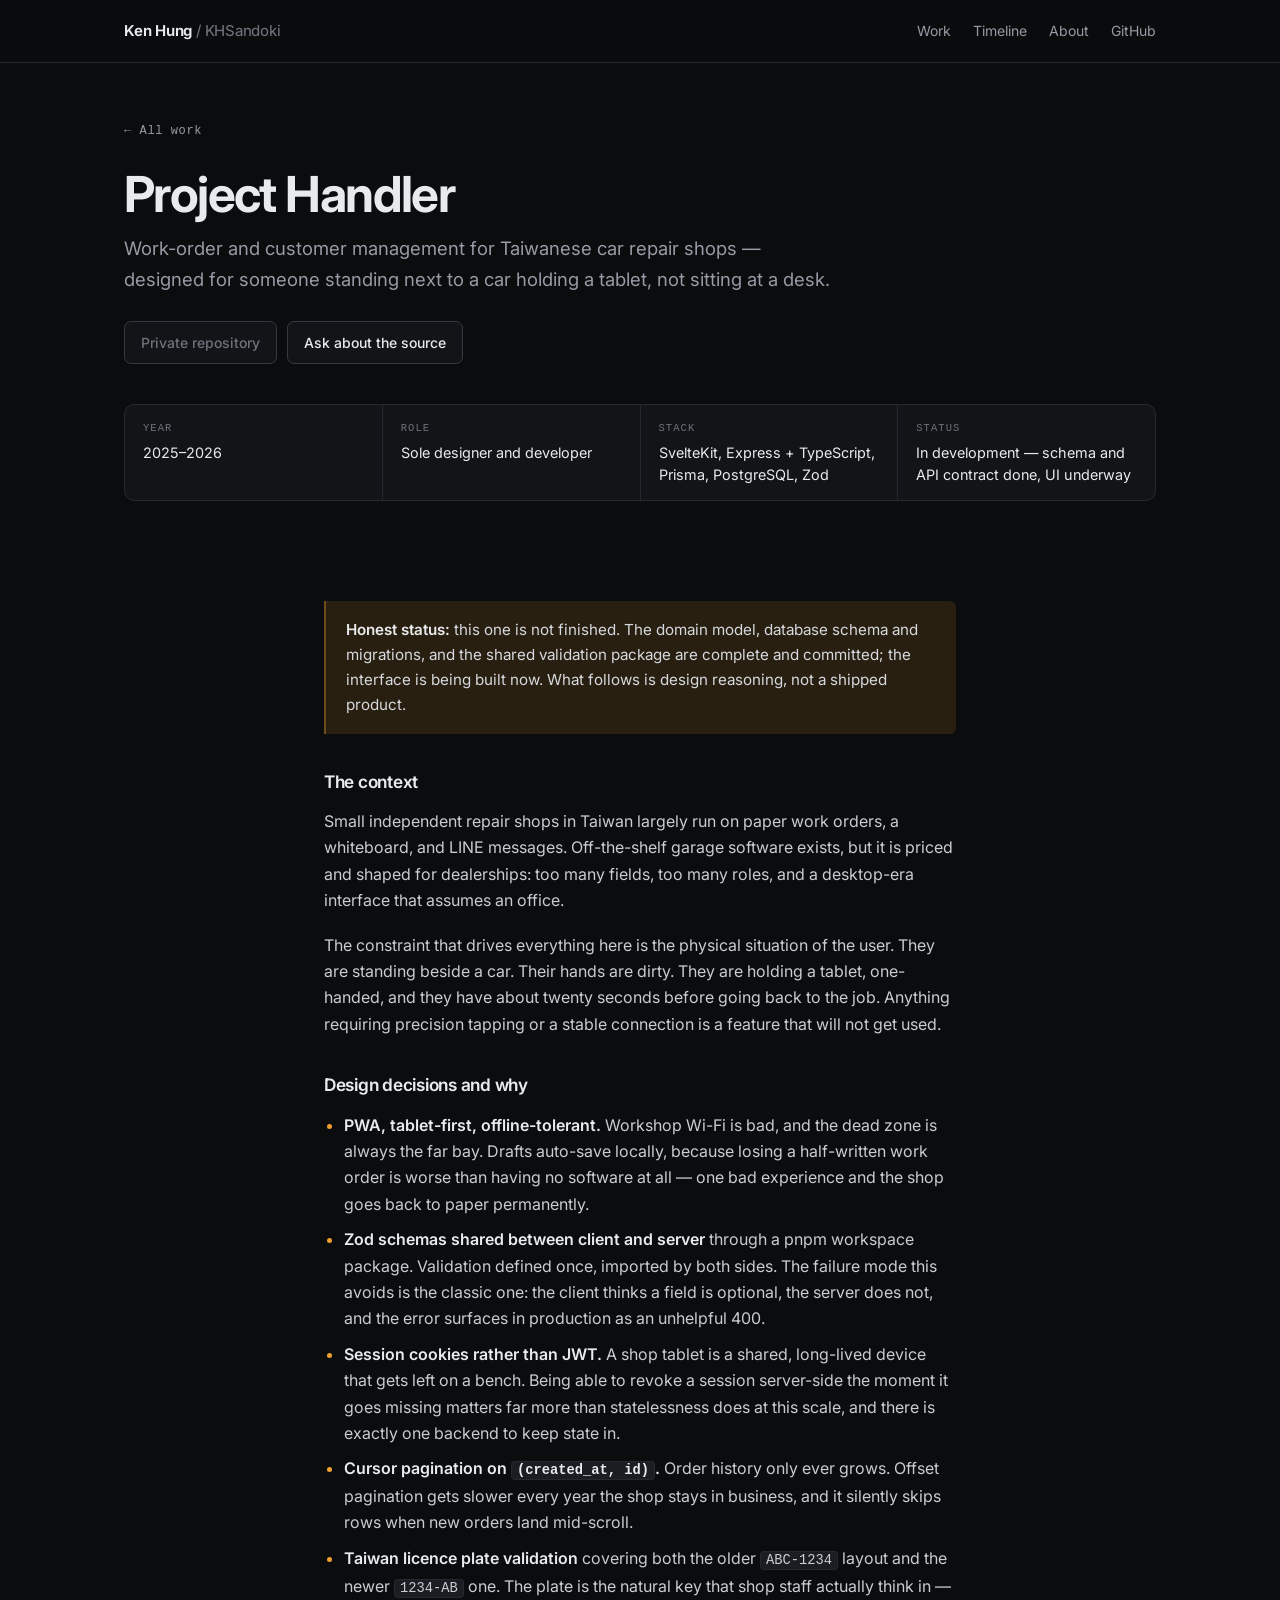
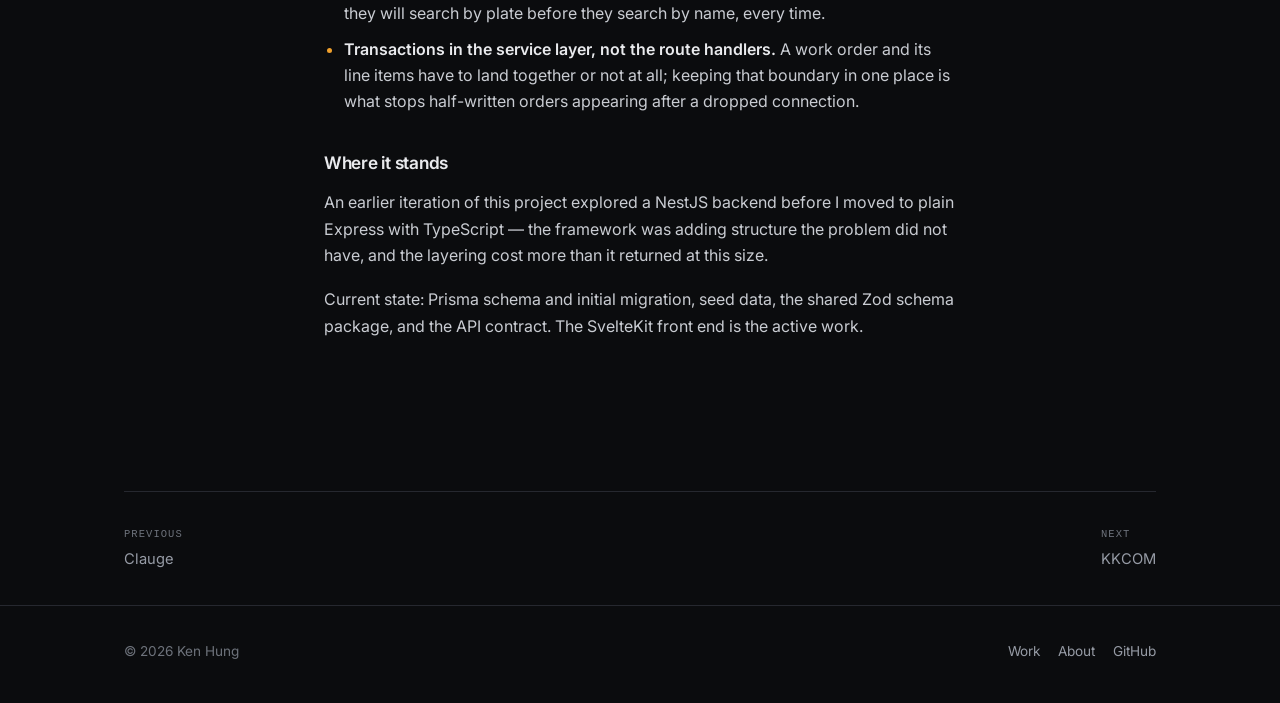
<file: projects/handler.html>
<!DOCTYPE html>
<html lang="en">
<head>
<meta charset="utf-8">
<meta name="viewport" content="width=device-width, initial-scale=1">
<title>Project Handler — Ken Hung</title>
<meta name="description" content="A work-order and customer system for Taiwanese car repair shops, designed tablet-first and offline-tolerant. SvelteKit, Express, Prisma, PostgreSQL.">
<link rel="canonical" href="https://khsandoki.github.io/projects/handler.html">
<meta property="og:type" content="article">
<meta property="og:title" content="Project Handler — work orders for repair shops">
<meta property="og:description" content="Tablet-first, offline-tolerant work-order software for Taiwanese car repair shops.">
<meta name="theme-color" content="#0b0c0e">
<link rel="icon" href="../assets/favicon.svg" type="image/svg+xml">
<link rel="preconnect" href="https://fonts.googleapis.com">
<link rel="preconnect" href="https://fonts.gstatic.com" crossorigin>
<link href="https://fonts.googleapis.com/css2?family=Inter:wght@400..700&display=swap" rel="stylesheet">
<link rel="stylesheet" href="../assets/css/site.css">
</head>
<body>

<header class="site-header">
  <div class="wrap">
    <a class="brand" href="../">Ken Hung <span>/ KHSandoki</span></a>
    <nav class="nav">
      <a href="../#work">Work</a>
      <a href="../#timeline" class="nav-hide-sm">Timeline</a>
      <a href="../#about">About</a>
      <a href="https://github.com/KHSandoki">GitHub</a>
    </nav>
  </div>
</header>

<main>

<section class="proj-hero">
  <div class="wrap">
    <a class="back" href="../#work">&larr; All work</a>
    <h1>Project Handler</h1>
    <p class="tagline">
      Work-order and customer management for Taiwanese car repair shops &mdash; designed for
      someone standing next to a car holding a tablet, not sitting at a desk.
    </p>

    <div class="hero-links">
      <span class="btn btn-quiet">Private repository</span>
      <a class="btn" href="mailto:k.h.sandoki@gmail.com?subject=Project%20Handler">Ask about the source</a>
    </div>

    <dl class="factbar">
      <div><dt>Year</dt><dd>2025&ndash;2026</dd></div>
      <div><dt>Role</dt><dd>Sole designer and developer</dd></div>
      <div><dt>Stack</dt><dd>SvelteKit, Express + TypeScript, Prisma, PostgreSQL, Zod</dd></div>
      <div><dt>Status</dt><dd>In development &mdash; schema and API contract done, UI underway</dd></div>
    </dl>
  </div>
</section>

<section class="section">
  <div class="wrap prose">

    <div class="callout">
      <p>
        <strong>Honest status:</strong> this one is not finished. The domain model, database
        schema and migrations, and the shared validation package are complete and committed;
        the interface is being built now. What follows is design reasoning, not a shipped
        product.
      </p>
    </div>

    <h3>The context</h3>
    <p>
      Small independent repair shops in Taiwan largely run on paper work orders, a whiteboard,
      and LINE messages. Off-the-shelf garage software exists, but it is priced and shaped for
      dealerships: too many fields, too many roles, and a desktop-era interface that assumes an
      office.
    </p>
    <p>
      The constraint that drives everything here is the physical situation of the user. They are
      standing beside a car. Their hands are dirty. They are holding a tablet, one-handed, and
      they have about twenty seconds before going back to the job. Anything requiring precision
      tapping or a stable connection is a feature that will not get used.
    </p>

    <h3>Design decisions and why</h3>
    <ul>
      <li>
        <strong>PWA, tablet-first, offline-tolerant.</strong> Workshop Wi-Fi is bad, and the
        dead zone is always the far bay. Drafts auto-save locally, because losing a half-written
        work order is worse than having no software at all &mdash; one bad experience and the
        shop goes back to paper permanently.
      </li>
      <li>
        <strong>Zod schemas shared between client and server</strong> through a pnpm workspace
        package. Validation defined once, imported by both sides. The failure mode this avoids
        is the classic one: the client thinks a field is optional, the server does not, and the
        error surfaces in production as an unhelpful 400.
      </li>
      <li>
        <strong>Session cookies rather than JWT.</strong> A shop tablet is a shared, long-lived
        device that gets left on a bench. Being able to revoke a session server-side the moment
        it goes missing matters far more than statelessness does at this scale, and there is
        exactly one backend to keep state in.
      </li>
      <li>
        <strong>Cursor pagination on <code>(created_at, id)</code>.</strong> Order history only
        ever grows. Offset pagination gets slower every year the shop stays in business, and
        it silently skips rows when new orders land mid-scroll.
      </li>
      <li>
        <strong>Taiwan licence plate validation</strong> covering both the older
        <code>ABC-1234</code> layout and the newer <code>1234-AB</code> one. The plate is the
        natural key that shop staff actually think in &mdash; they will search by plate before
        they search by name, every time.
      </li>
      <li>
        <strong>Transactions in the service layer, not the route handlers.</strong> A work order
        and its line items have to land together or not at all; keeping that boundary in one
        place is what stops half-written orders appearing after a dropped connection.
      </li>
    </ul>

    <h3>Where it stands</h3>
    <p>
      An earlier iteration of this project explored a NestJS backend before I moved to plain
      Express with TypeScript &mdash; the framework was adding structure the problem did not
      have, and the layering cost more than it returned at this size.
    </p>
    <p>
      Current state: Prisma schema and initial migration, seed data, the shared Zod schema
      package, and the API contract. The SvelteKit front end is the active work.
    </p>

  </div>
</section>

<div class="wrap">
  <nav class="pager">
    <a href="clauge.html"><span class="lbl">Previous</span>Clauge</a>
    <a href="kkcom.html"><span class="lbl">Next</span>KKCOM</a>
  </nav>
</div>

</main>

<footer class="site-footer">
  <div class="wrap">
    <p>&copy; 2026 Ken Hung</p>
    <nav>
      <a href="../#work">Work</a>
      <a href="../#about">About</a>
      <a href="https://github.com/KHSandoki">GitHub</a>
    </nav>
  </div>
</footer>

<script src="../assets/js/site.js" defer></script>
</body>
</html>
</file>
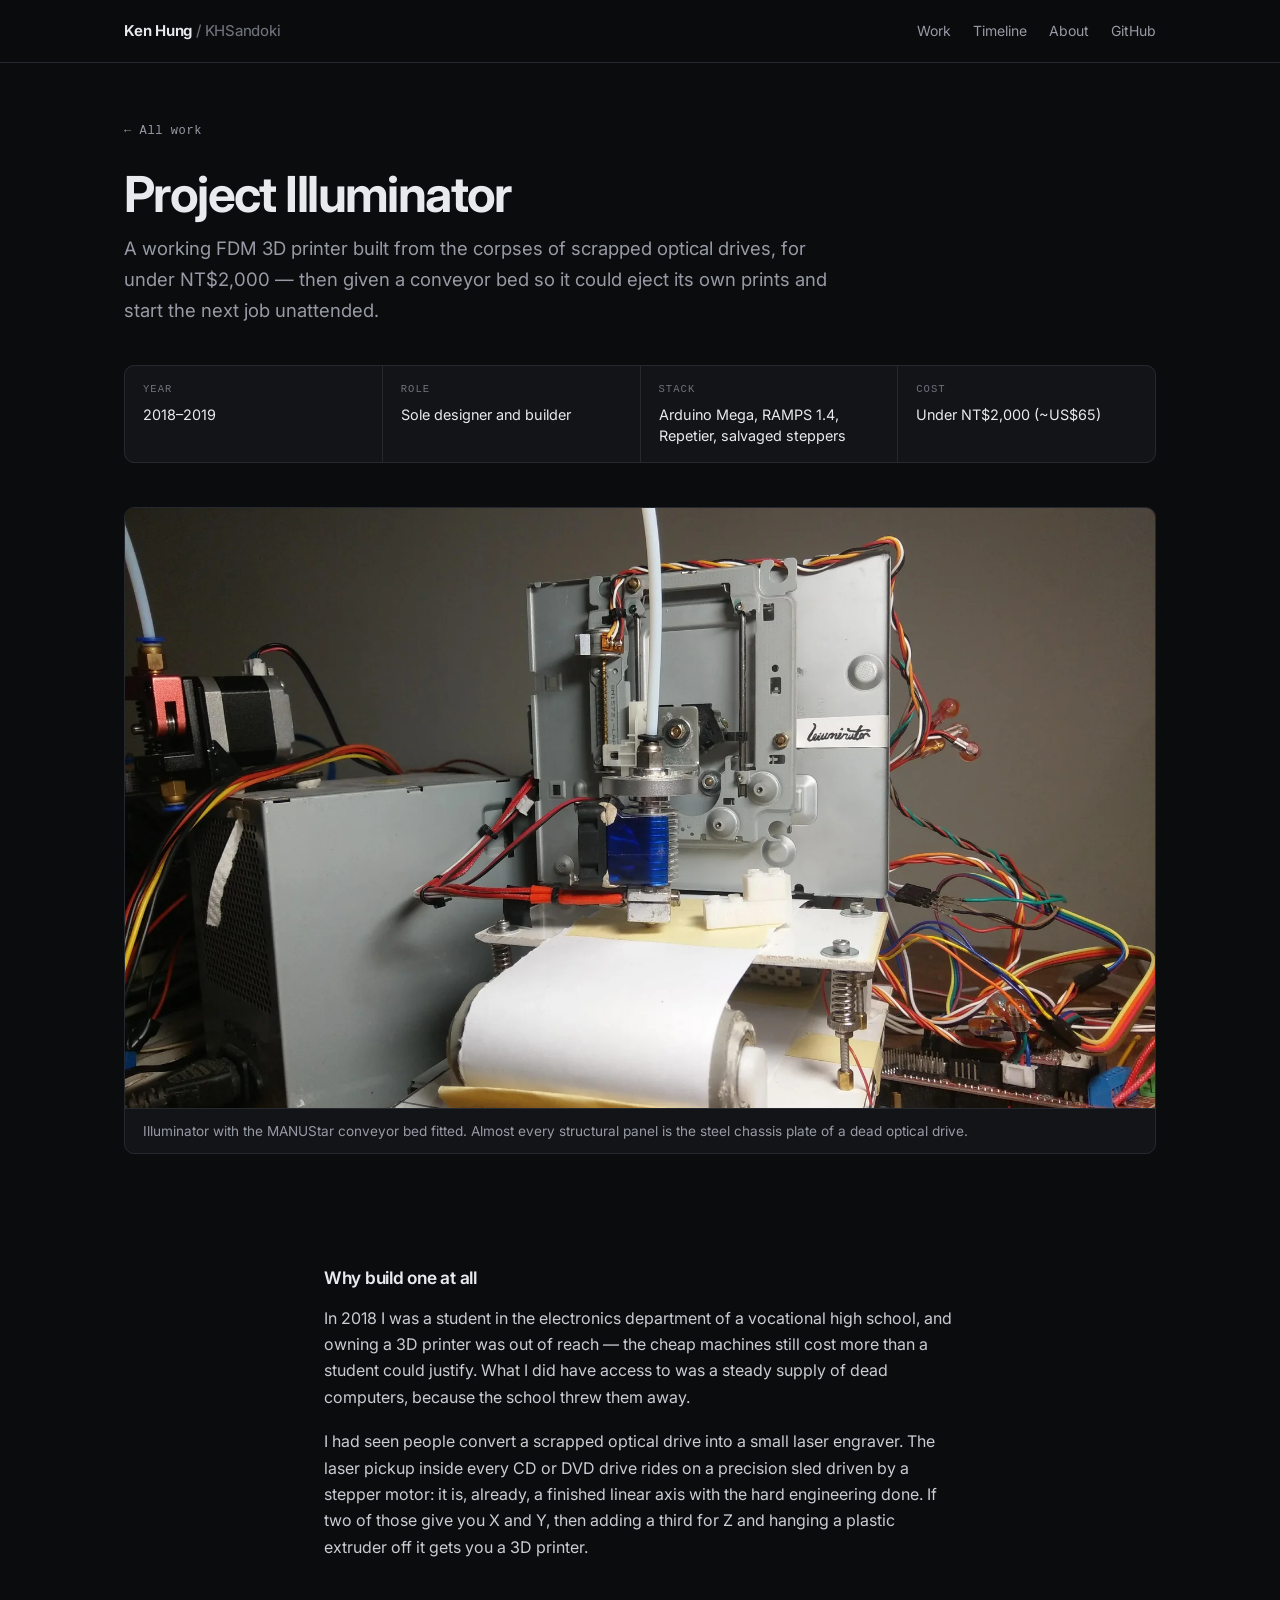
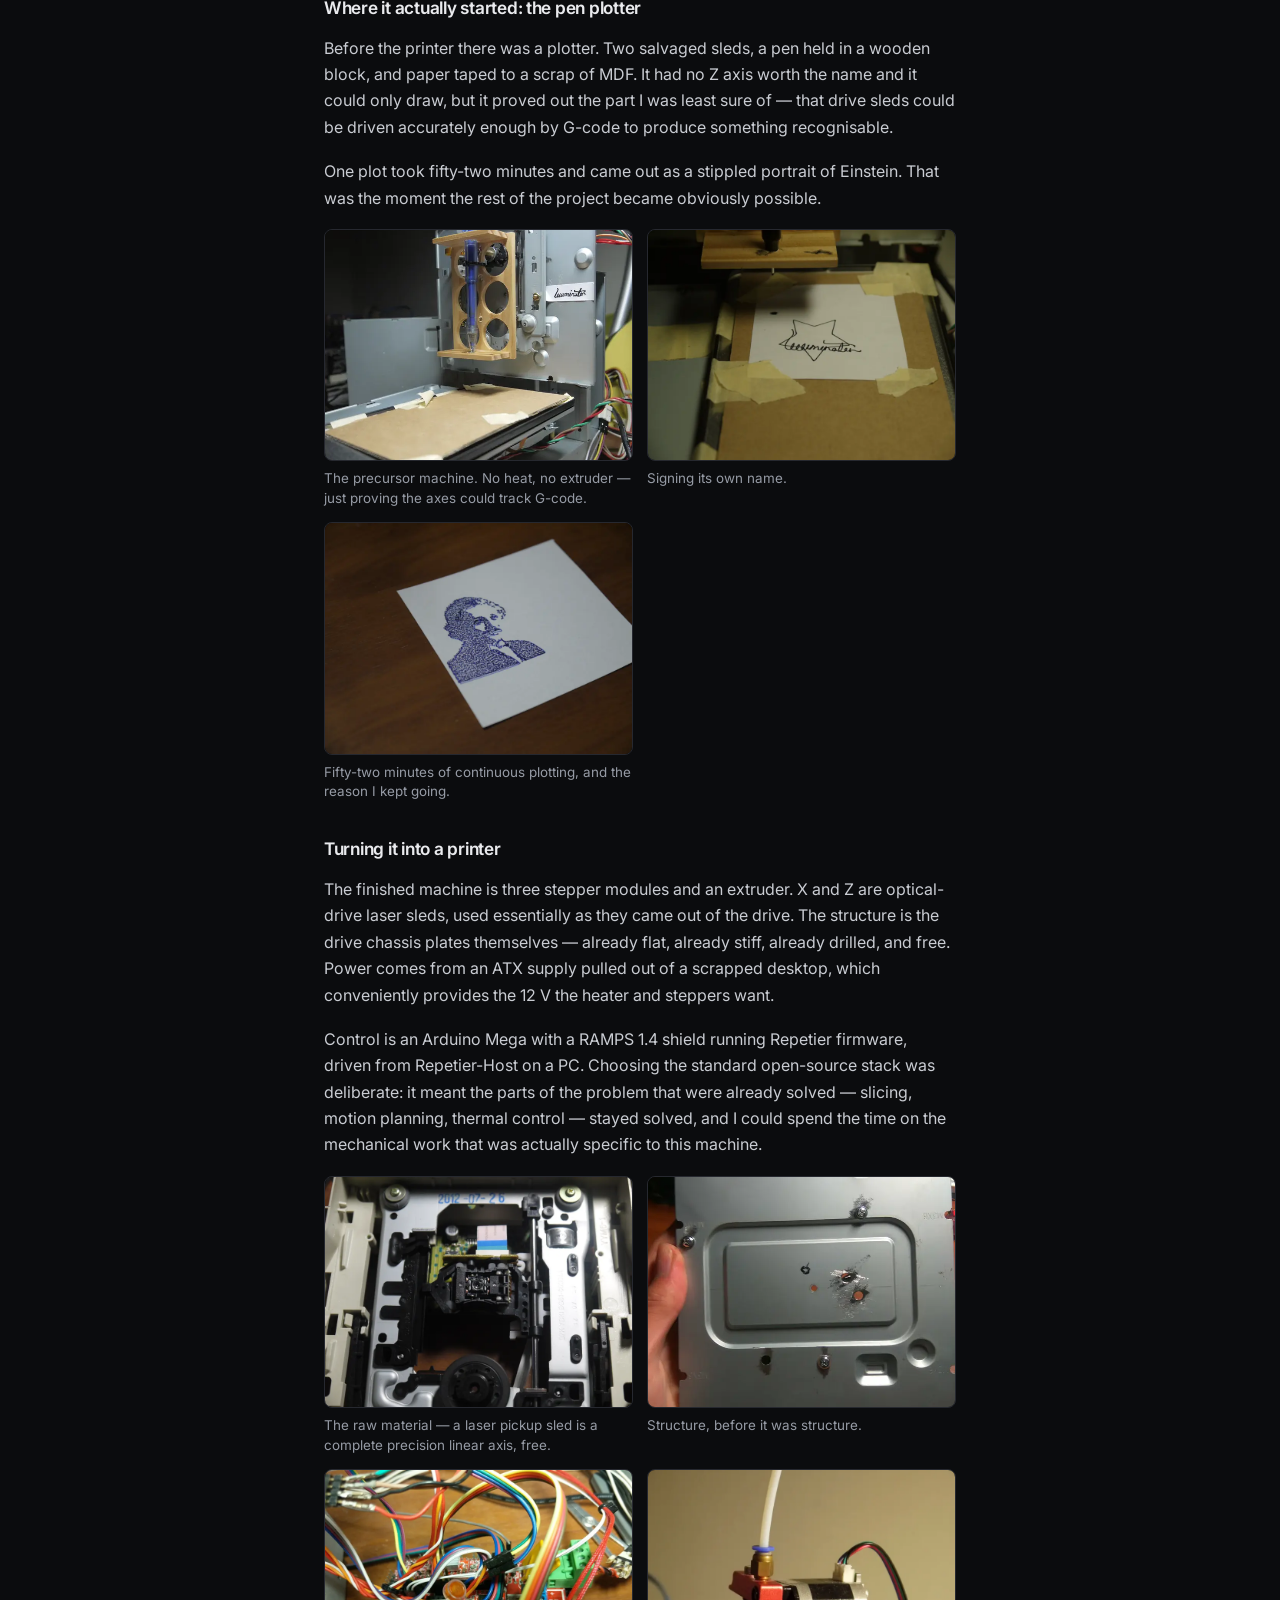
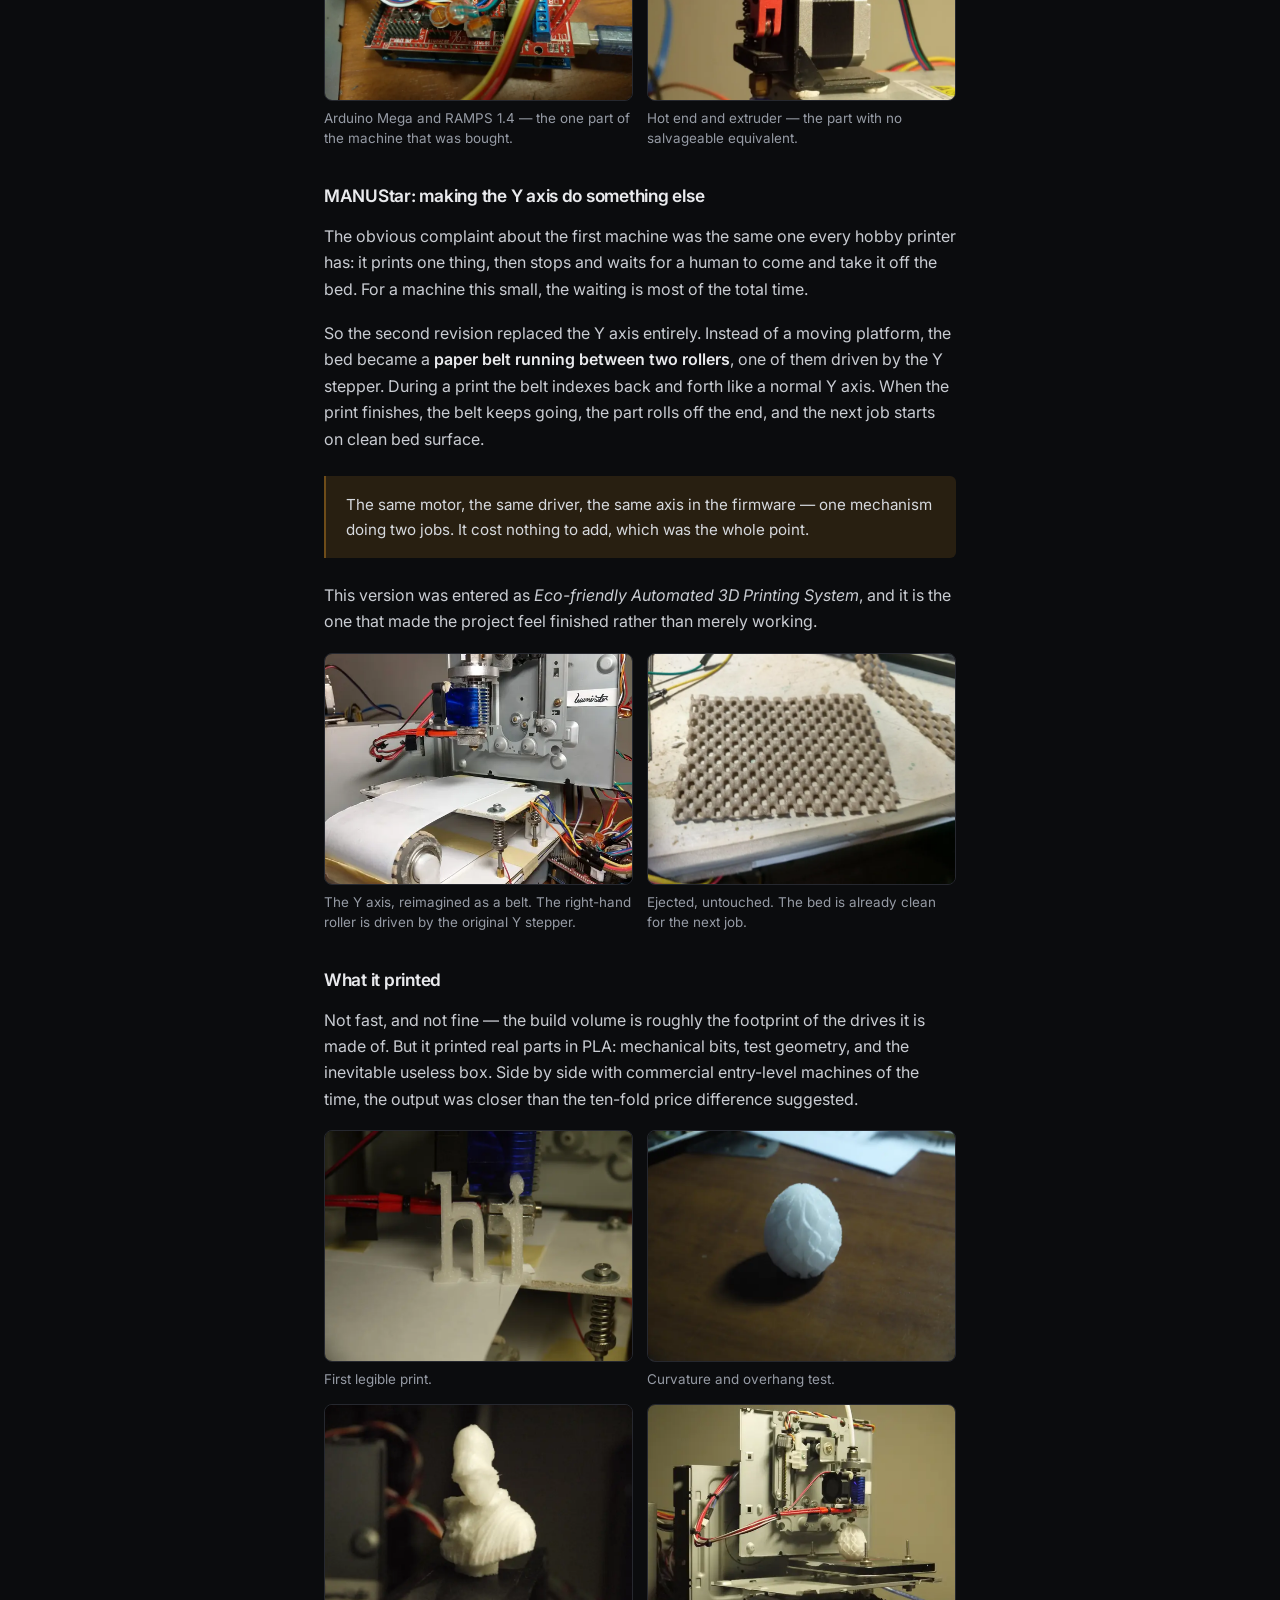
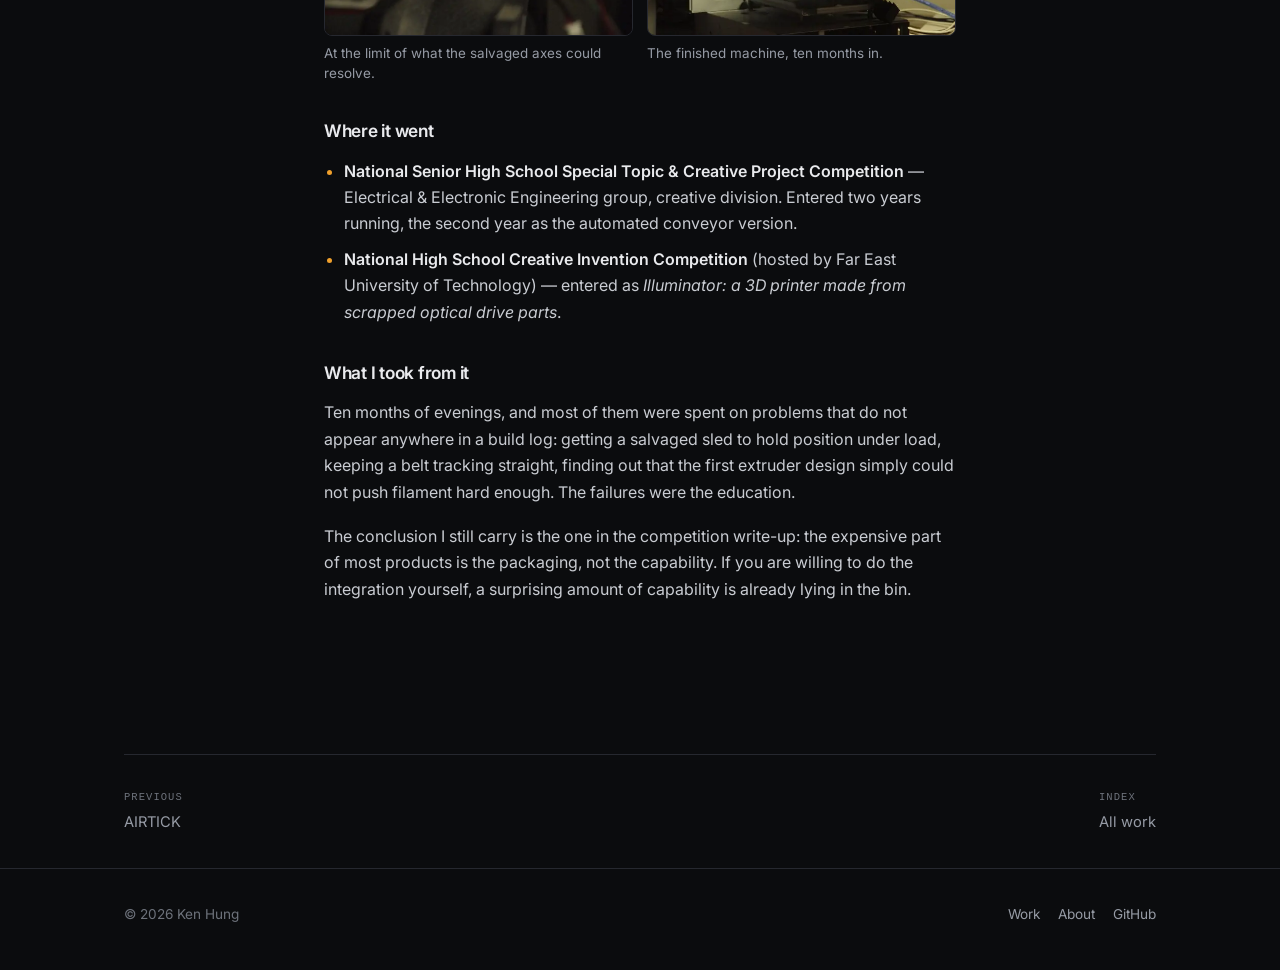
<file: projects/illuminator.html>
<!DOCTYPE html>
<html lang="en">
<head>
<meta charset="utf-8">
<meta name="viewport" content="width=device-width, initial-scale=1">
<title>Project Illuminator — Ken Hung</title>
<meta name="description" content="A working FDM 3D printer built from scrapped optical drives for under NT$2,000, then extended with a conveyor bed that ejects finished prints automatically.">
<link rel="canonical" href="https://khsandoki.github.io/projects/illuminator.html">
<meta property="og:type" content="article">
<meta property="og:title" content="Project Illuminator — a 3D printer made from e-waste">
<meta property="og:description" content="Three stepper sleds from scrapped optical drives, a salvaged ATX supply, and ten months. Under NT$2,000.">
<meta property="og:image" content="https://khsandoki.github.io/media/illuminator/machine.webp">
<meta name="twitter:card" content="summary_large_image">
<meta name="theme-color" content="#0b0c0e">
<link rel="icon" href="../assets/favicon.svg" type="image/svg+xml">
<link rel="preconnect" href="https://fonts.googleapis.com">
<link rel="preconnect" href="https://fonts.gstatic.com" crossorigin>
<link href="https://fonts.googleapis.com/css2?family=Inter:wght@400..700&display=swap" rel="stylesheet">
<link rel="stylesheet" href="../assets/css/site.css">
</head>
<body>

<header class="site-header">
  <div class="wrap">
    <a class="brand" href="../">Ken Hung <span>/ KHSandoki</span></a>
    <nav class="nav">
      <a href="../#work">Work</a>
      <a href="../#timeline" class="nav-hide-sm">Timeline</a>
      <a href="../#about">About</a>
      <a href="https://github.com/KHSandoki">GitHub</a>
    </nav>
  </div>
</header>

<main>

<section class="proj-hero">
  <div class="wrap">
    <a class="back" href="../#work">&larr; All work</a>
    <h1>Project Illuminator</h1>
    <p class="tagline">
      A working FDM 3D printer built from the corpses of scrapped optical drives, for under
      NT$2,000 &mdash; then given a conveyor bed so it could eject its own prints and start
      the next job unattended.
    </p>

    <dl class="factbar">
      <div><dt>Year</dt><dd>2018&ndash;2019</dd></div>
      <div><dt>Role</dt><dd>Sole designer and builder</dd></div>
      <div><dt>Stack</dt><dd>Arduino Mega, RAMPS 1.4, Repetier, salvaged steppers</dd></div>
      <div><dt>Cost</dt><dd>Under NT$2,000 (~US$65)</dd></div>
    </dl>

    <figure class="shot">
      <img src="../media/illuminator/machine.webp" width="1800" height="1350" alt="The Illuminator 3D printer: a small machine built from optical drive steel plates, with a white paper belt stretched across its bed" loading="eager" decoding="async">
      <figcaption>Illuminator with the MANUStar conveyor bed fitted. Almost every structural panel is the steel chassis plate of a dead optical drive.</figcaption>
    </figure>
  </div>
</section>

<section class="section">
  <div class="wrap prose">

    <h3>Why build one at all</h3>
    <p>
      In 2018 I was a student in the electronics department of a vocational high school, and
      owning a 3D printer was out of reach &mdash; the cheap machines still cost more than a
      student could justify. What I did have access to was a steady supply of dead computers,
      because the school threw them away.
    </p>
    <p>
      I had seen people convert a scrapped optical drive into a small laser engraver. The
      laser pickup inside every CD or DVD drive rides on a precision sled driven by a stepper
      motor: it is, already, a finished linear axis with the hard engineering done. If two of
      those give you X and Y, then adding a third for Z and hanging a plastic extruder off it
      gets you a 3D printer.
    </p>

    <h3>Where it actually started: the pen plotter</h3>
    <p>
      Before the printer there was a plotter. Two salvaged sleds, a pen held in a wooden
      block, and paper taped to a scrap of MDF. It had no Z axis worth the name and it could
      only draw, but it proved out the part I was least sure of &mdash; that drive sleds could
      be driven accurately enough by G-code to produce something recognisable.
    </p>
    <p>
      One plot took fifty-two minutes and came out as a stippled portrait of Einstein. That
      was the moment the rest of the project became obviously possible.
    </p>

    <div class="gallery">
      <figure>
        <button type="button"
          data-full="../media/illuminator/plotter.webp"
          data-alt="A pen plotter built from optical drive parts, pen held in a wooden block above paper taped to a board"
          data-caption="The plotter: two salvaged sleds, a pen, and a lot of masking tape.">
          <img src="../media/illuminator/plotter@thumb.webp" alt="A pen plotter built from optical drive parts" loading="lazy" decoding="async">
        </button>
        <figcaption>The precursor machine. No heat, no extruder &mdash; just proving the axes could track G-code.</figcaption>
      </figure>
      <figure>
        <button type="button"
          data-full="../media/illuminator/plotter-pen.webp"
          data-alt="The plotter drawing the word Illuminator in cursive on paper"
          data-caption="Signing its own name.">
          <img src="../media/illuminator/plotter-pen@thumb.webp" alt="The plotter drawing the word Illuminator in cursive" loading="lazy" decoding="async">
        </button>
        <figcaption>Signing its own name.</figcaption>
      </figure>
      <figure>
        <button type="button"
          data-full="../media/illuminator/plotter-art.webp"
          data-alt="A finished stippled pen portrait of Albert Einstein drawn by the plotter"
          data-caption="Fifty-two minutes of continuous plotting.">
          <img src="../media/illuminator/plotter-art@thumb.webp" alt="A stippled pen portrait drawn by the plotter" loading="lazy" decoding="async">
        </button>
        <figcaption>Fifty-two minutes of continuous plotting, and the reason I kept going.</figcaption>
      </figure>
    </div>

    <h3>Turning it into a printer</h3>
    <p>
      The finished machine is three stepper modules and an extruder. X and Z are optical-drive
      laser sleds, used essentially as they came out of the drive. The structure is the drive
      chassis plates themselves &mdash; already flat, already stiff, already drilled, and free.
      Power comes from an ATX supply pulled out of a scrapped desktop, which conveniently
      provides the 12&nbsp;V the heater and steppers want.
    </p>
    <p>
      Control is an Arduino Mega with a RAMPS 1.4 shield running Repetier firmware, driven from
      Repetier-Host on a PC. Choosing the standard open-source stack was deliberate: it meant
      the parts of the problem that were already solved &mdash; slicing, motion planning,
      thermal control &mdash; stayed solved, and I could spend the time on the mechanical work
      that was actually specific to this machine.
    </p>

    <div class="gallery">
      <figure>
        <button type="button"
          data-full="../media/illuminator/drive-sled.webp"
          data-alt="An opened optical drive showing the laser pickup riding on a lead screw and guide rail"
          data-caption="The raw material: a laser pickup sled, which is a complete precision linear axis.">
          <img src="../media/illuminator/drive-sled@thumb.webp" alt="An opened optical drive showing the laser pickup sled" loading="lazy" decoding="async">
        </button>
        <figcaption>The raw material &mdash; a laser pickup sled is a complete precision linear axis, free.</figcaption>
      </figure>
      <figure>
        <button type="button"
          data-full="../media/illuminator/chassis.webp"
          data-alt="A bare steel optical drive chassis plate held in a hand"
          data-caption="Drive chassis plate: flat, stiff, pre-drilled, free.">
          <img src="../media/illuminator/chassis@thumb.webp" alt="A bare steel optical drive chassis plate" loading="lazy" decoding="async">
        </button>
        <figcaption>Structure, before it was structure.</figcaption>
      </figure>
      <figure>
        <button type="button"
          data-full="../media/illuminator/electronics.webp"
          data-alt="An Arduino Mega with a RAMPS 1.4 shield, ribbon cables running off to stepper drivers"
          data-caption="Arduino Mega + RAMPS 1.4 running Repetier firmware.">
          <img src="../media/illuminator/electronics@thumb.webp" alt="An Arduino Mega with a RAMPS 1.4 shield and wiring" loading="lazy" decoding="async">
        </button>
        <figcaption>Arduino Mega and RAMPS 1.4 &mdash; the one part of the machine that was bought.</figcaption>
      </figure>
      <figure>
        <button type="button"
          data-full="../media/illuminator/extruder.webp"
          data-alt="Close-up of the hot end and extruder motor mounted on the printer"
          data-caption="Hot end and extruder assembly.">
          <img src="../media/illuminator/extruder@thumb.webp" alt="Close-up of the hot end and extruder motor" loading="lazy" decoding="async">
        </button>
        <figcaption>Hot end and extruder &mdash; the part with no salvageable equivalent.</figcaption>
      </figure>
    </div>

    <h3>MANUStar: making the Y axis do something else</h3>
    <p>
      The obvious complaint about the first machine was the same one every hobby printer has:
      it prints one thing, then stops and waits for a human to come and take it off the bed.
      For a machine this small, the waiting is most of the total time.
    </p>
    <p>
      So the second revision replaced the Y axis entirely. Instead of a moving platform, the
      bed became a <strong>paper belt running between two rollers</strong>, one of them driven
      by the Y stepper. During a print the belt indexes back and forth like a normal Y axis.
      When the print finishes, the belt keeps going, the part rolls off the end, and the next
      job starts on clean bed surface.
    </p>
    <div class="callout">
      <p>
        The same motor, the same driver, the same axis in the firmware &mdash; one mechanism
        doing two jobs. It cost nothing to add, which was the whole point.
      </p>
    </div>
    <p>
      This version was entered as <em>Eco-friendly Automated 3D Printing System</em>, and it is
      the one that made the project feel finished rather than merely working.
    </p>

    <div class="gallery">
      <figure>
        <button type="button"
          data-full="../media/illuminator/conveyor.webp"
          data-alt="Side view of the printer showing the paper belt stretched between two rollers as the print bed"
          data-caption="The Y axis as a paper belt between two rollers.">
          <img src="../media/illuminator/conveyor@thumb.webp" alt="Side view of the printer showing the paper belt bed" loading="lazy" decoding="async">
        </button>
        <figcaption>The Y axis, reimagined as a belt. The right-hand roller is driven by the original Y stepper.</figcaption>
      </figure>
      <figure>
        <button type="button"
          data-full="../media/illuminator/auto-eject.webp"
          data-alt="A printed lattice tube lying on the paper conveyor belt after being ejected"
          data-caption="A finished part, ejected by the belt without anyone touching the machine.">
          <img src="../media/illuminator/auto-eject@thumb.webp" alt="A printed lattice tube lying on the paper conveyor belt" loading="lazy" decoding="async">
        </button>
        <figcaption>Ejected, untouched. The bed is already clean for the next job.</figcaption>
      </figure>
    </div>

    <h3>What it printed</h3>
    <p>
      Not fast, and not fine &mdash; the build volume is roughly the footprint of the drives it
      is made of. But it printed real parts in PLA: mechanical bits, test geometry, and the
      inevitable useless box. Side by side with commercial entry-level machines of the time,
      the output was closer than the ten-fold price difference suggested.
    </p>

    <div class="gallery">
      <figure>
        <button type="button"
          data-full="../media/illuminator/print-hi.webp"
          data-alt="The word hi printed in white PLA standing on the print bed, nozzle just above"
          data-caption="First legible print.">
          <img src="../media/illuminator/print-hi@thumb.webp" alt="The word hi printed in white PLA on the bed" loading="lazy" decoding="async">
        </button>
        <figcaption>First legible print.</figcaption>
      </figure>
      <figure>
        <button type="button"
          data-full="../media/illuminator/print-egg.webp"
          data-alt="A low-poly faceted egg printed in white PLA"
          data-caption="Low-poly egg — a curvature and overhang test.">
          <img src="../media/illuminator/print-egg@thumb.webp" alt="A low-poly faceted egg printed in white PLA" loading="lazy" decoding="async">
        </button>
        <figcaption>Curvature and overhang test.</figcaption>
      </figure>
      <figure>
        <button type="button"
          data-full="../media/illuminator/print-bust.webp"
          data-alt="A printed white bust figurine standing next to the printer"
          data-caption="A bust print — fine detail at the limit of what the machine could hold.">
          <img src="../media/illuminator/print-bust@thumb.webp" alt="A printed white bust figurine" loading="lazy" decoding="async">
        </button>
        <figcaption>At the limit of what the salvaged axes could resolve.</figcaption>
      </figure>
      <figure>
        <button type="button"
          data-full="../media/illuminator/hero.webp"
          data-alt="Full front view of the finished Illuminator 3D printer on a desk"
          data-caption="The finished machine.">
          <img src="../media/illuminator/hero@thumb.webp" alt="Full front view of the finished Illuminator 3D printer" loading="lazy" decoding="async">
        </button>
        <figcaption>The finished machine, ten months in.</figcaption>
      </figure>
    </div>

    <h3>Where it went</h3>
    <ul>
      <li>
        <strong>National Senior High School Special Topic &amp; Creative Project Competition</strong>
        &mdash; Electrical &amp; Electronic Engineering group, creative division. Entered two
        years running, the second year as the automated conveyor version.
      </li>
      <li>
        <strong>National High School Creative Invention Competition</strong> (hosted by Far East
        University of Technology) &mdash; entered as <em>Illuminator: a 3D printer made from
        scrapped optical drive parts</em>.
      </li>
    </ul>

    <h3>What I took from it</h3>
    <p>
      Ten months of evenings, and most of them were spent on problems that do not appear
      anywhere in a build log: getting a salvaged sled to hold position under load, keeping a
      belt tracking straight, finding out that the first extruder design simply could not push
      filament hard enough. The failures were the education.
    </p>
    <p>
      The conclusion I still carry is the one in the competition write-up: the expensive part
      of most products is the packaging, not the capability. If you are willing to do the
      integration yourself, a surprising amount of capability is already lying in the bin.
    </p>

  </div>
</section>

<div class="wrap">
  <nav class="pager">
    <a href="airtick.html"><span class="lbl">Previous</span>AIRTICK</a>
    <a href="../#work"><span class="lbl">Index</span>All work</a>
  </nav>
</div>

</main>

<footer class="site-footer">
  <div class="wrap">
    <p>&copy; 2026 Ken Hung</p>
    <nav>
      <a href="../#work">Work</a>
      <a href="../#about">About</a>
      <a href="https://github.com/KHSandoki">GitHub</a>
    </nav>
  </div>
</footer>

<script src="../assets/js/site.js" defer></script>
</body>
</html>
</file>
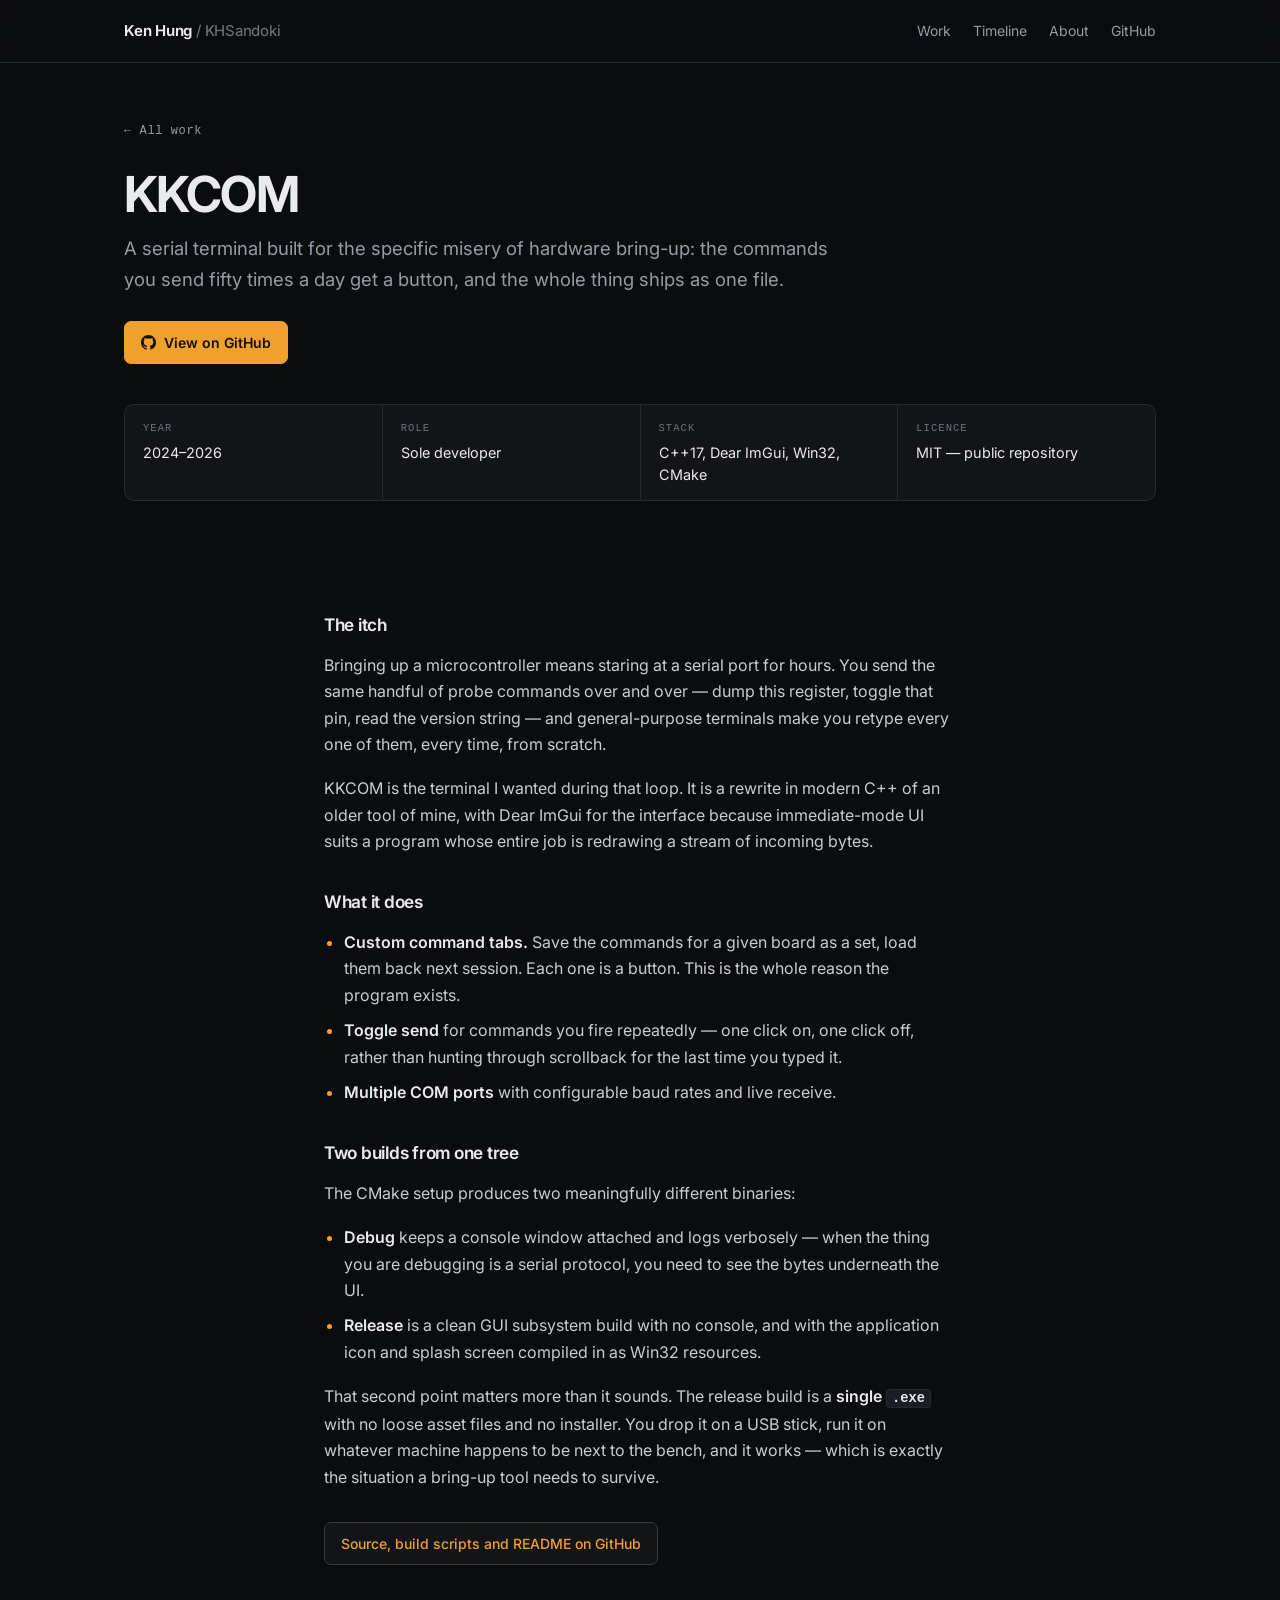
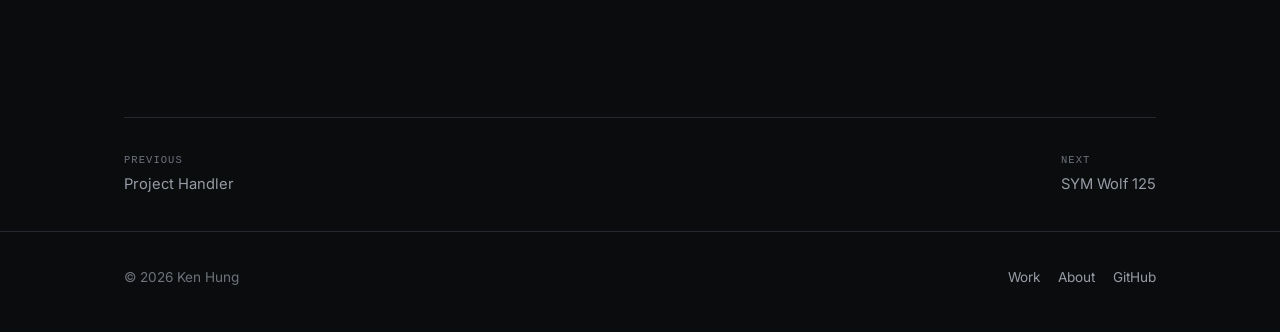
<file: projects/kkcom.html>
<!DOCTYPE html>
<html lang="en">
<head>
<meta charset="utf-8">
<meta name="viewport" content="width=device-width, initial-scale=1">
<title>KKCOM — Ken Hung</title>
<meta name="description" content="A C++ and Dear ImGui serial terminal built for hardware bring-up: saveable command tabs, multi-port support, and a single-file release build with assets embedded.">
<link rel="canonical" href="https://khsandoki.github.io/projects/kkcom.html">
<meta property="og:type" content="article">
<meta property="og:title" content="KKCOM — a serial terminal for hardware bring-up">
<meta property="og:description" content="C++17 and Dear ImGui. Saveable command tabs, dual-mode build, one .exe.">
<meta name="theme-color" content="#0b0c0e">
<link rel="icon" href="../assets/favicon.svg" type="image/svg+xml">
<link rel="preconnect" href="https://fonts.googleapis.com">
<link rel="preconnect" href="https://fonts.gstatic.com" crossorigin>
<link href="https://fonts.googleapis.com/css2?family=Inter:wght@400..700&display=swap" rel="stylesheet">
<link rel="stylesheet" href="../assets/css/site.css">
</head>
<body>

<header class="site-header">
  <div class="wrap">
    <a class="brand" href="../">Ken Hung <span>/ KHSandoki</span></a>
    <nav class="nav">
      <a href="../#work">Work</a>
      <a href="../#timeline" class="nav-hide-sm">Timeline</a>
      <a href="../#about">About</a>
      <a href="https://github.com/KHSandoki">GitHub</a>
    </nav>
  </div>
</header>

<main>

<section class="proj-hero">
  <div class="wrap">
    <a class="back" href="../#work">&larr; All work</a>
    <h1>KKCOM</h1>
    <p class="tagline">
      A serial terminal built for the specific misery of hardware bring-up: the commands you
      send fifty times a day get a button, and the whole thing ships as one file.
    </p>

    <div class="hero-links">
      <a class="btn btn-primary" href="https://github.com/KHSandoki/KKCOM">
        <svg viewBox="0 0 16 16" fill="currentColor" aria-hidden="true"><path d="M8 0C3.58 0 0 3.58 0 8c0 3.54 2.29 6.53 5.47 7.59.4.07.55-.17.55-.38 0-.19-.01-.82-.01-1.49-2.01.37-2.53-.49-2.69-.94-.09-.23-.48-.94-.82-1.13-.28-.15-.68-.52-.01-.53.63-.01 1.08.58 1.23.82.72 1.21 1.87.87 2.33.66.07-.52.28-.87.51-1.07-1.78-.2-3.64-.89-3.64-3.95 0-.87.31-1.59.82-2.15-.08-.2-.36-1.02.08-2.12 0 0 .67-.21 2.2.82.64-.18 1.32-.27 2-.27s1.36.09 2 .27c1.53-1.04 2.2-.82 2.2-.82.44 1.1.16 1.92.08 2.12.51.56.82 1.27.82 2.15 0 3.07-1.87 3.75-3.65 3.95.29.25.54.73.54 1.48 0 1.07-.01 1.93-.01 2.2 0 .21.15.46.55.38A8.01 8.01 0 0 0 16 8c0-4.42-3.58-8-8-8Z"/></svg>
        View on GitHub
      </a>
    </div>

    <dl class="factbar">
      <div><dt>Year</dt><dd>2024&ndash;2026</dd></div>
      <div><dt>Role</dt><dd>Sole developer</dd></div>
      <div><dt>Stack</dt><dd>C++17, Dear ImGui, Win32, CMake</dd></div>
      <div><dt>Licence</dt><dd>MIT &mdash; public repository</dd></div>
    </dl>
  </div>
</section>

<section class="section">
  <div class="wrap prose">

    <h3>The itch</h3>
    <p>
      Bringing up a microcontroller means staring at a serial port for hours. You send the same
      handful of probe commands over and over &mdash; dump this register, toggle that pin, read
      the version string &mdash; and general-purpose terminals make you retype every one of them,
      every time, from scratch.
    </p>
    <p>
      KKCOM is the terminal I wanted during that loop. It is a rewrite in modern C++ of an older
      tool of mine, with Dear ImGui for the interface because immediate-mode UI suits a program
      whose entire job is redrawing a stream of incoming bytes.
    </p>

    <h3>What it does</h3>
    <ul>
      <li>
        <strong>Custom command tabs.</strong> Save the commands for a given board as a set, load
        them back next session. Each one is a button. This is the whole reason the program exists.
      </li>
      <li>
        <strong>Toggle send</strong> for commands you fire repeatedly &mdash; one click on, one
        click off, rather than hunting through scrollback for the last time you typed it.
      </li>
      <li>
        <strong>Multiple COM ports</strong> with configurable baud rates and live receive.
      </li>
    </ul>

    <h3>Two builds from one tree</h3>
    <p>
      The CMake setup produces two meaningfully different binaries:
    </p>
    <ul>
      <li>
        <strong>Debug</strong> keeps a console window attached and logs verbosely &mdash; when the
        thing you are debugging is a serial protocol, you need to see the bytes underneath the UI.
      </li>
      <li>
        <strong>Release</strong> is a clean GUI subsystem build with no console, and with the
        application icon and splash screen compiled in as Win32 resources.
      </li>
    </ul>
    <p>
      That second point matters more than it sounds. The release build is a
      <strong>single <code>.exe</code></strong> with no loose asset files and no installer. You
      drop it on a USB stick, run it on whatever machine happens to be next to the bench, and it
      works &mdash; which is exactly the situation a bring-up tool needs to survive.
    </p>

    <div class="hero-links">
      <a class="btn" href="https://github.com/KHSandoki/KKCOM">Source, build scripts and README on GitHub</a>
    </div>

  </div>
</section>

<div class="wrap">
  <nav class="pager">
    <a href="handler.html"><span class="lbl">Previous</span>Project Handler</a>
    <a href="sym-wolf-125.html"><span class="lbl">Next</span>SYM Wolf 125</a>
  </nav>
</div>

</main>

<footer class="site-footer">
  <div class="wrap">
    <p>&copy; 2026 Ken Hung</p>
    <nav>
      <a href="../#work">Work</a>
      <a href="../#about">About</a>
      <a href="https://github.com/KHSandoki">GitHub</a>
    </nav>
  </div>
</footer>

<script src="../assets/js/site.js" defer></script>
</body>
</html>
</file>
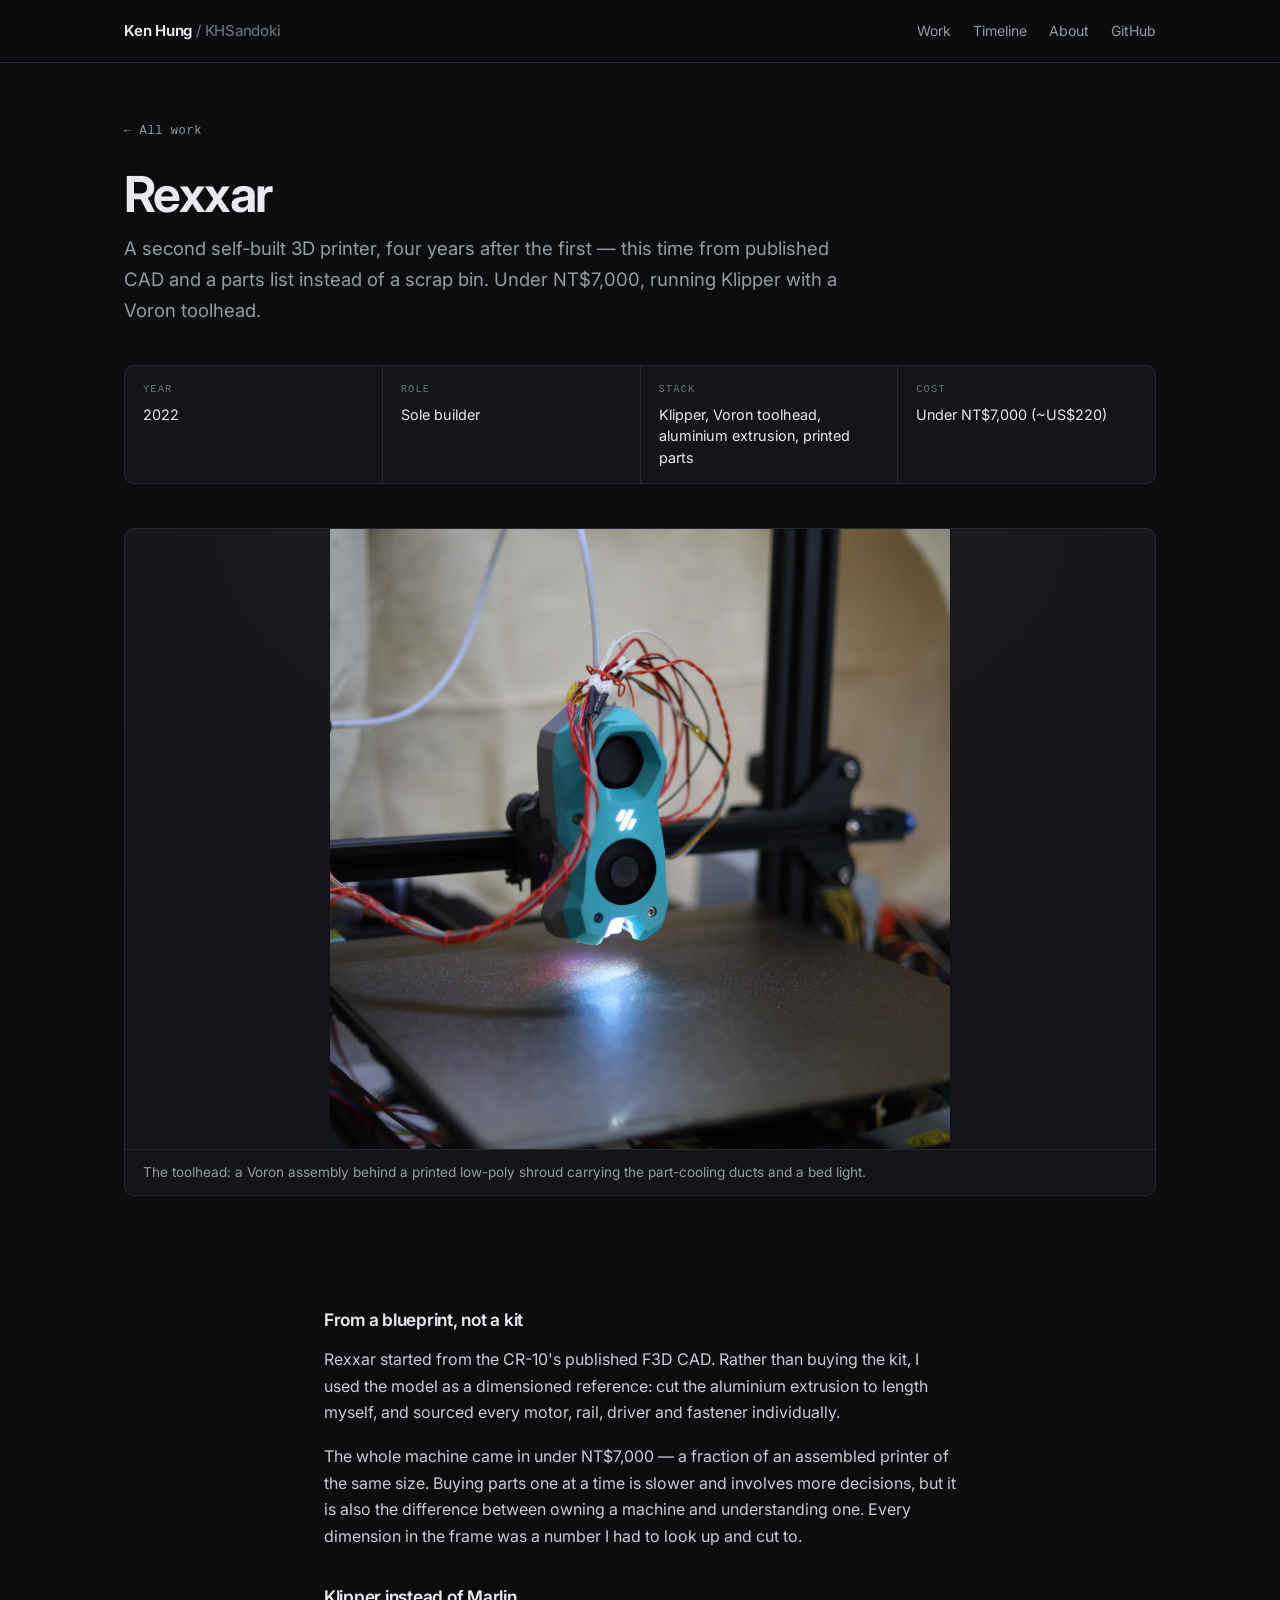
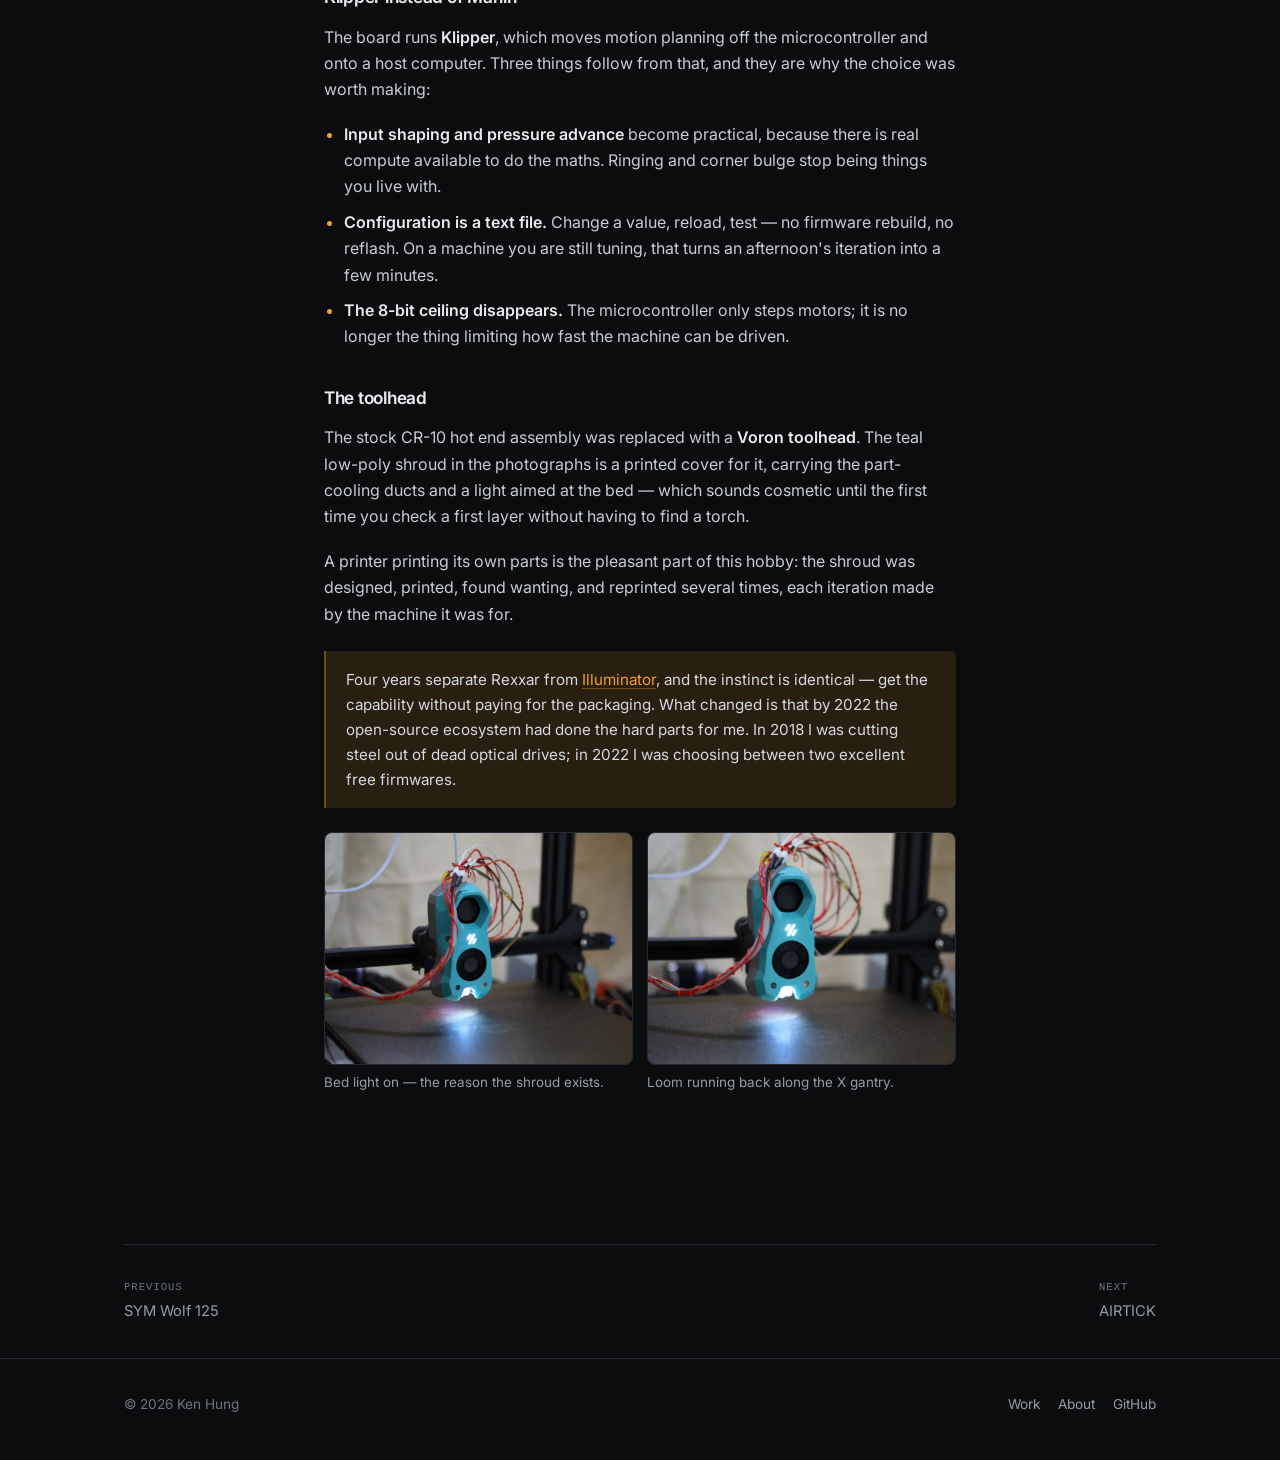
<file: projects/rexxar.html>
<!DOCTYPE html>
<html lang="en">
<head>
<meta charset="utf-8">
<meta name="viewport" content="width=device-width, initial-scale=1">
<title>Rexxar — Ken Hung</title>
<meta name="description" content="A 3D printer built from the CR-10 CAD rather than a kit: extrusion cut to length by hand, parts sourced individually, Klipper firmware and a Voron toolhead, for under NT$7,000.">
<link rel="canonical" href="https://khsandoki.github.io/projects/rexxar.html">
<meta property="og:type" content="article">
<meta property="og:title" content="Rexxar — a printer from a blueprint and a parts list">
<meta property="og:description" content="CR-10 CAD, hand-cut extrusion, Klipper, Voron toolhead. Under NT$7,000.">
<meta property="og:image" content="https://khsandoki.github.io/media/rexxar/hero.webp">
<meta name="twitter:card" content="summary_large_image">
<meta name="theme-color" content="#0b0c0e">
<link rel="icon" href="../assets/favicon.svg" type="image/svg+xml">
<link rel="preconnect" href="https://fonts.googleapis.com">
<link rel="preconnect" href="https://fonts.gstatic.com" crossorigin>
<link href="https://fonts.googleapis.com/css2?family=Inter:wght@400..700&display=swap" rel="stylesheet">
<link rel="stylesheet" href="../assets/css/site.css">
</head>
<body>

<header class="site-header">
  <div class="wrap">
    <a class="brand" href="../">Ken Hung <span>/ KHSandoki</span></a>
    <nav class="nav">
      <a href="../#work">Work</a>
      <a href="../#timeline" class="nav-hide-sm">Timeline</a>
      <a href="../#about">About</a>
      <a href="https://github.com/KHSandoki">GitHub</a>
    </nav>
  </div>
</header>

<main>

<section class="proj-hero">
  <div class="wrap">
    <a class="back" href="../#work">&larr; All work</a>
    <h1>Rexxar</h1>
    <p class="tagline">
      A second self-built 3D printer, four years after the first &mdash; this time from
      published CAD and a parts list instead of a scrap bin. Under NT$7,000, running Klipper
      with a Voron toolhead.
    </p>

    <dl class="factbar">
      <div><dt>Year</dt><dd>2022</dd></div>
      <div><dt>Role</dt><dd>Sole builder</dd></div>
      <div><dt>Stack</dt><dd>Klipper, Voron toolhead, aluminium extrusion, printed parts</dd></div>
      <div><dt>Cost</dt><dd>Under NT$7,000 (~US$220)</dd></div>
    </dl>

    <figure class="shot tall">
      <img src="../media/rexxar/hero.webp" width="1800" height="1800" alt="A teal, low-poly faceted 3D-printed toolhead shroud with two circular fan ports and a bed light, mounted on the black gantry of a 3D printer" loading="eager" decoding="async">
      <figcaption>The toolhead: a Voron assembly behind a printed low-poly shroud carrying the part-cooling ducts and a bed light.</figcaption>
    </figure>
  </div>
</section>

<section class="section">
  <div class="wrap prose">

    <h3>From a blueprint, not a kit</h3>
    <p>
      Rexxar started from the CR-10's published F3D CAD. Rather than buying the kit, I used the
      model as a dimensioned reference: cut the aluminium extrusion to length myself, and sourced
      every motor, rail, driver and fastener individually.
    </p>
    <p>
      The whole machine came in under NT$7,000 &mdash; a fraction of an assembled printer of the
      same size. Buying parts one at a time is slower and involves more decisions, but it is also
      the difference between owning a machine and understanding one. Every dimension in the frame
      was a number I had to look up and cut to.
    </p>

    <h3>Klipper instead of Marlin</h3>
    <p>
      The board runs <strong>Klipper</strong>, which moves motion planning off the microcontroller
      and onto a host computer. Three things follow from that, and they are why the choice was
      worth making:
    </p>
    <ul>
      <li>
        <strong>Input shaping and pressure advance</strong> become practical, because there is
        real compute available to do the maths. Ringing and corner bulge stop being things you
        live with.
      </li>
      <li>
        <strong>Configuration is a text file.</strong> Change a value, reload, test &mdash; no
        firmware rebuild, no reflash. On a machine you are still tuning, that turns an
        afternoon's iteration into a few minutes.
      </li>
      <li>
        <strong>The 8-bit ceiling disappears.</strong> The microcontroller only steps motors;
        it is no longer the thing limiting how fast the machine can be driven.
      </li>
    </ul>

    <h3>The toolhead</h3>
    <p>
      The stock CR-10 hot end assembly was replaced with a <strong>Voron toolhead</strong>. The
      teal low-poly shroud in the photographs is a printed cover for it, carrying the part-cooling
      ducts and a light aimed at the bed &mdash; which sounds cosmetic until the first time you
      check a first layer without having to find a torch.
    </p>
    <p>
      A printer printing its own parts is the pleasant part of this hobby: the shroud was designed,
      printed, found wanting, and reprinted several times, each iteration made by the machine it
      was for.
    </p>

    <div class="callout">
      <p>
        Four years separate Rexxar from <a href="illuminator.html">Illuminator</a>, and the
        instinct is identical &mdash; get the capability without paying for the packaging. What
        changed is that by 2022 the open-source ecosystem had done the hard parts for me. In 2018
        I was cutting steel out of dead optical drives; in 2022 I was choosing between two
        excellent free firmwares.
      </p>
    </div>

    <div class="gallery">
      <figure>
        <button type="button"
          data-full="../media/rexxar/hero.webp"
          data-alt="The teal low-poly toolhead shroud lit from below, mounted on the printer gantry"
          data-caption="The toolhead shroud, bed light on.">
          <img src="../media/rexxar/hero@thumb.webp" alt="The teal low-poly toolhead shroud with bed light on" loading="lazy" decoding="async">
        </button>
        <figcaption>Bed light on &mdash; the reason the shroud exists.</figcaption>
      </figure>
      <figure>
        <button type="button"
          data-full="../media/rexxar/toolhead.webp"
          data-alt="Closer view of the printed toolhead shroud showing the wiring loom running to the gantry"
          data-caption="The wiring loom running back along the gantry.">
          <img src="../media/rexxar/toolhead@thumb.webp" alt="Closer view of the toolhead shroud and wiring loom" loading="lazy" decoding="async">
        </button>
        <figcaption>Loom running back along the X gantry.</figcaption>
      </figure>
    </div>

  </div>
</section>

<div class="wrap">
  <nav class="pager">
    <a href="sym-wolf-125.html"><span class="lbl">Previous</span>SYM Wolf 125</a>
    <a href="airtick.html"><span class="lbl">Next</span>AIRTICK</a>
  </nav>
</div>

</main>

<footer class="site-footer">
  <div class="wrap">
    <p>&copy; 2026 Ken Hung</p>
    <nav>
      <a href="../#work">Work</a>
      <a href="../#about">About</a>
      <a href="https://github.com/KHSandoki">GitHub</a>
    </nav>
  </div>
</footer>

<script src="../assets/js/site.js" defer></script>
</body>
</html>
</file>
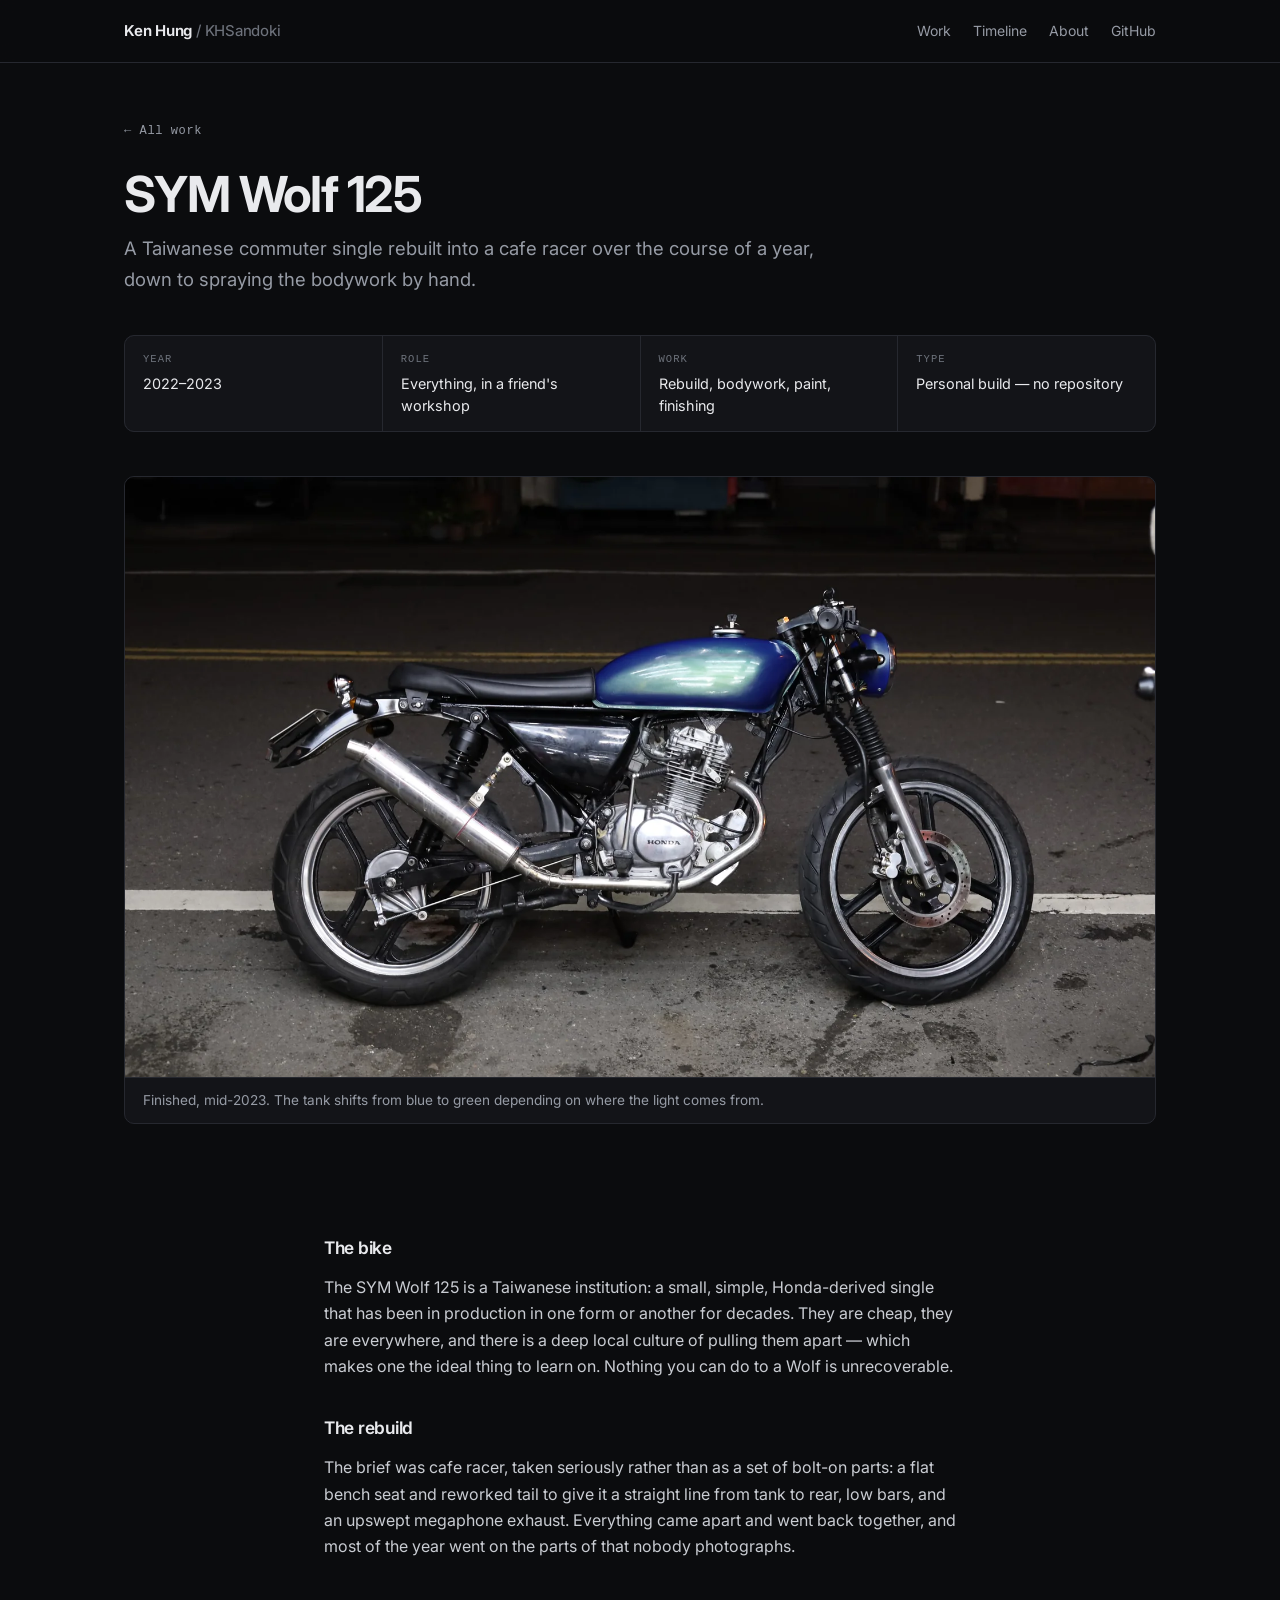
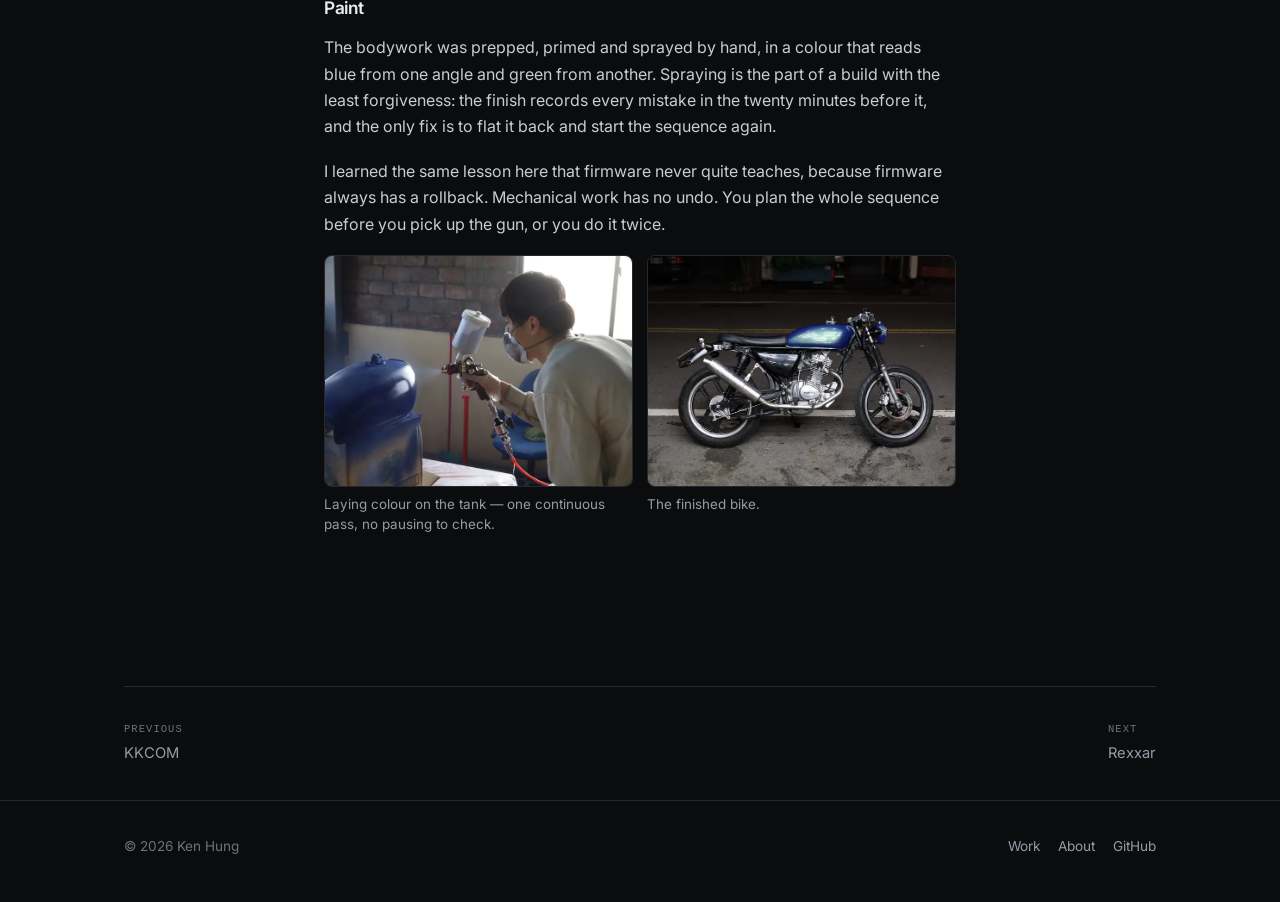
<file: projects/sym-wolf-125.html>
<!DOCTYPE html>
<html lang="en">
<head>
<meta charset="utf-8">
<meta name="viewport" content="width=device-width, initial-scale=1">
<title>SYM Wolf 125 — Ken Hung</title>
<meta name="description" content="A SYM Wolf 125 rebuilt into a cafe racer over a year, including stripping and spraying the bodywork by hand in a colour-shifting blue-green.">
<link rel="canonical" href="https://khsandoki.github.io/projects/sym-wolf-125.html">
<meta property="og:type" content="article">
<meta property="og:title" content="SYM Wolf 125 — a cafe racer rebuild">
<meta property="og:description" content="A Taiwanese commuter single rebuilt over a year, bodywork sprayed by hand.">
<meta property="og:image" content="https://khsandoki.github.io/media/sym-wolf-125/hero.webp">
<meta name="twitter:card" content="summary_large_image">
<meta name="theme-color" content="#0b0c0e">
<link rel="icon" href="../assets/favicon.svg" type="image/svg+xml">
<link rel="preconnect" href="https://fonts.googleapis.com">
<link rel="preconnect" href="https://fonts.gstatic.com" crossorigin>
<link href="https://fonts.googleapis.com/css2?family=Inter:wght@400..700&display=swap" rel="stylesheet">
<link rel="stylesheet" href="../assets/css/site.css">
</head>
<body>

<header class="site-header">
  <div class="wrap">
    <a class="brand" href="../">Ken Hung <span>/ KHSandoki</span></a>
    <nav class="nav">
      <a href="../#work">Work</a>
      <a href="../#timeline" class="nav-hide-sm">Timeline</a>
      <a href="../#about">About</a>
      <a href="https://github.com/KHSandoki">GitHub</a>
    </nav>
  </div>
</header>

<main>

<section class="proj-hero">
  <div class="wrap">
    <a class="back" href="../#work">&larr; All work</a>
    <h1>SYM Wolf 125</h1>
    <p class="tagline">
      A Taiwanese commuter single rebuilt into a cafe racer over the course of a year,
      down to spraying the bodywork by hand.
    </p>

    <dl class="factbar">
      <div><dt>Year</dt><dd>2022&ndash;2023</dd></div>
      <div><dt>Role</dt><dd>Everything, in a friend's workshop</dd></div>
      <div><dt>Work</dt><dd>Rebuild, bodywork, paint, finishing</dd></div>
      <div><dt>Type</dt><dd>Personal build &mdash; no repository</dd></div>
    </dl>

    <figure class="shot">
      <img src="../media/sym-wolf-125/hero.webp" width="1800" height="1200" alt="A SYM Wolf 125 rebuilt as a cafe racer: blue-green colour-shifting tank, flat bench seat, low bars, upswept megaphone exhaust, parked on a street at dusk" loading="eager" decoding="async">
      <figcaption>Finished, mid-2023. The tank shifts from blue to green depending on where the light comes from.</figcaption>
    </figure>
  </div>
</section>

<section class="section">
  <div class="wrap prose">

    <h3>The bike</h3>
    <p>
      The SYM Wolf 125 is a Taiwanese institution: a small, simple, Honda-derived single that
      has been in production in one form or another for decades. They are cheap, they are
      everywhere, and there is a deep local culture of pulling them apart &mdash; which makes
      one the ideal thing to learn on. Nothing you can do to a Wolf is unrecoverable.
    </p>

    <h3>The rebuild</h3>
    <p>
      The brief was cafe racer, taken seriously rather than as a set of bolt-on parts: a flat
      bench seat and reworked tail to give it a straight line from tank to rear, low bars, and
      an upswept megaphone exhaust. Everything came apart and went back together, and most of
      the year went on the parts of that nobody photographs.
    </p>

    <h3>Paint</h3>
    <p>
      The bodywork was prepped, primed and sprayed by hand, in a colour that reads blue from one
      angle and green from another. Spraying is the part of a build with the least forgiveness:
      the finish records every mistake in the twenty minutes before it, and the only fix is to
      flat it back and start the sequence again.
    </p>
    <p>
      I learned the same lesson here that firmware never quite teaches, because firmware always
      has a rollback. Mechanical work has no undo. You plan the whole sequence before you pick up
      the gun, or you do it twice.
    </p>

    <div class="gallery">
      <figure>
        <button type="button"
          data-full="../media/sym-wolf-125/paint.webp"
          data-alt="Spraying the motorcycle tank blue with an HVLP gun while wearing a respirator, in a brick-walled workshop"
          data-caption="Laying colour on the tank. Respirator on, phone away, one continuous pass.">
          <img src="../media/sym-wolf-125/paint@thumb.webp" alt="Spraying the motorcycle tank blue with an HVLP gun" loading="lazy" decoding="async">
        </button>
        <figcaption>Laying colour on the tank &mdash; one continuous pass, no pausing to check.</figcaption>
      </figure>
      <figure>
        <button type="button"
          data-full="../media/sym-wolf-125/hero.webp"
          data-alt="The finished cafe racer parked on a street at dusk, seen from the left side"
          data-caption="The finished bike.">
          <img src="../media/sym-wolf-125/hero@thumb.webp" alt="The finished cafe racer parked on a street at dusk" loading="lazy" decoding="async">
        </button>
        <figcaption>The finished bike.</figcaption>
      </figure>
    </div>

  </div>
</section>

<div class="wrap">
  <nav class="pager">
    <a href="kkcom.html"><span class="lbl">Previous</span>KKCOM</a>
    <a href="rexxar.html"><span class="lbl">Next</span>Rexxar</a>
  </nav>
</div>

</main>

<footer class="site-footer">
  <div class="wrap">
    <p>&copy; 2026 Ken Hung</p>
    <nav>
      <a href="../#work">Work</a>
      <a href="../#about">About</a>
      <a href="https://github.com/KHSandoki">GitHub</a>
    </nav>
  </div>
</footer>

<script src="../assets/js/site.js" defer></script>
</body>
</html>
</file>
<file: assets/css/site.css>
/* ==========================================================================
   Ken Hung — portfolio
   ========================================================================== */

:root {
  --bg:          #0b0c0e;
  --bg-elev:     #131418;
  --bg-elev-2:   #1b1d22;
  --line:        #26282f;
  --line-strong: #363942;
  --text:        #e9eaed;
  --muted:       #969ba5;
  --muted-dim:   #6d727b;
  --accent:      #f0a02c;
  --accent-soft: rgba(240, 160, 44, 0.13);
  --accent-line: rgba(240, 160, 44, 0.35);

  --font: "Inter", -apple-system, BlinkMacSystemFont, "Segoe UI", Roboto,
          "Helvetica Neue", Arial, sans-serif;
  --mono: ui-monospace, SFMono-Regular, "SF Mono", "JetBrains Mono", Menlo,
          Consolas, monospace;

  --wrap: 1080px;
  --radius: 10px;
  --ease: cubic-bezier(0.4, 0, 0.2, 1);
}

*, *::before, *::after { box-sizing: border-box; }

html { scroll-behavior: smooth; }
@media (prefers-reduced-motion: reduce) {
  html { scroll-behavior: auto; }
  *, *::before, *::after { animation-duration: 0.01ms !important; transition-duration: 0.01ms !important; }
}

body {
  margin: 0;
  background: var(--bg);
  color: var(--text);
  font-family: var(--font);
  font-size: 16px;
  line-height: 1.65;
  -webkit-font-smoothing: antialiased;
  text-rendering: optimizeLegibility;
}

img { max-width: 100%; display: block; }

a { color: var(--text); text-decoration-color: var(--line-strong); text-underline-offset: 3px; }
a:hover { text-decoration-color: var(--accent); }

::selection { background: var(--accent); color: #14100a; }

:focus-visible { outline: 2px solid var(--accent); outline-offset: 3px; border-radius: 3px; }

.wrap { width: 100%; max-width: var(--wrap); margin: 0 auto; padding: 0 24px; }

.skip {
  position: absolute;
  left: -9999px;
  top: 0;
  z-index: 100;
  padding: 10px 16px;
  background: var(--accent);
  color: #14100a;
  font-weight: 600;
  border-radius: 0 0 6px 0;
}
.skip:focus { left: 0; }

/* --- Header ---------------------------------------------------------- */

.site-header {
  position: sticky;
  top: 0;
  z-index: 40;
  background: rgba(11, 12, 14, 0.82);
  backdrop-filter: saturate(160%) blur(12px);
  border-bottom: 1px solid var(--line);
}
.site-header .wrap {
  display: flex;
  align-items: center;
  justify-content: space-between;
  gap: 20px;
  height: 62px;
}
.brand {
  font-weight: 650;
  letter-spacing: -0.015em;
  text-decoration: none;
  font-size: 15px;
  white-space: nowrap;
}
.brand span { color: var(--muted-dim); font-weight: 450; }
.nav { display: flex; gap: 22px; align-items: center; }
.nav a {
  font-size: 14px;
  color: var(--muted);
  text-decoration: none;
  transition: color 0.15s var(--ease);
  white-space: nowrap;
}
.nav a:hover { color: var(--text); }

@media (max-width: 560px) {
  .nav { gap: 16px; }
  .nav a.nav-hide-sm { display: none; }
}

/* --- Hero ------------------------------------------------------------ */

.hero { padding: 92px 0 68px; border-bottom: 1px solid var(--line); }
.hero h1 {
  margin: 0 0 6px;
  font-size: clamp(2.4rem, 6.5vw, 3.9rem);
  line-height: 1.04;
  letter-spacing: -0.035em;
  font-weight: 680;
}
.hero .role {
  margin: 0 0 26px;
  font-size: clamp(1.02rem, 2.4vw, 1.22rem);
  color: var(--accent);
  font-weight: 500;
  letter-spacing: -0.01em;
}
.hero .lede {
  margin: 0;
  max-width: 62ch;
  color: var(--muted);
  font-size: 1.03rem;
}
.hero .lede + .lede { margin-top: 14px; }
.hero .lede strong { color: var(--text); font-weight: 550; }

.hero-links { display: flex; flex-wrap: wrap; gap: 10px; margin-top: 32px; }
.btn {
  display: inline-flex;
  align-items: center;
  gap: 8px;
  padding: 9px 16px;
  border: 1px solid var(--line-strong);
  border-radius: 7px;
  background: var(--bg-elev);
  color: var(--text);
  font-size: 14px;
  font-weight: 500;
  text-decoration: none;
  transition: border-color 0.15s var(--ease), background 0.15s var(--ease), transform 0.15s var(--ease);
}
.btn:hover { border-color: var(--accent-line); background: var(--bg-elev-2); transform: translateY(-1px); }
.btn-primary { background: var(--accent); border-color: var(--accent); color: #14100a; font-weight: 600; }
.btn-primary:hover { background: #ffb045; border-color: #ffb045; }
.btn-quiet { color: var(--muted-dim); cursor: default; }
.btn-quiet:hover { border-color: var(--line-strong); background: var(--bg-elev); transform: none; }
.btn svg { width: 15px; height: 15px; flex: none; }

/* --- Sections -------------------------------------------------------- */

.section { padding: 76px 0; border-bottom: 1px solid var(--line); }
.section:last-of-type { border-bottom: 0; }

.section-head { margin-bottom: 34px; }
.section-head h2 {
  margin: 0;
  font-size: 0.78rem;
  font-weight: 600;
  letter-spacing: 0.14em;
  text-transform: uppercase;
  color: var(--accent);
}
.section-head p { margin: 10px 0 0; color: var(--muted); max-width: 60ch; font-size: 0.97rem; }

/* --- Project grid ---------------------------------------------------- */

.grid {
  display: grid;
  grid-template-columns: repeat(2, minmax(0, 1fr));
  gap: 22px;
}
@media (max-width: 720px) { .grid { grid-template-columns: 1fr; } }

.card {
  display: flex;
  flex-direction: column;
  background: var(--bg-elev);
  border: 1px solid var(--line);
  border-radius: var(--radius);
  overflow: hidden;
  text-decoration: none;
  color: inherit;
  transition: border-color 0.2s var(--ease), transform 0.2s var(--ease);
}
.card:hover { border-color: var(--line-strong); transform: translateY(-3px); }
.card:hover .card-media img { transform: scale(1.035); }
.card:hover .card-title { color: var(--accent); }

.card.featured { grid-column: 1 / -1; }
@media (min-width: 721px) {
  .card.featured { flex-direction: row; }
  .card.featured .card-media { flex: 0 0 52%; aspect-ratio: auto; }
  .card.featured .card-body { padding: 30px; justify-content: center; }
  .card.featured .card-title { font-size: 1.5rem; }
}

.card-media {
  position: relative;
  aspect-ratio: 16 / 10;
  overflow: hidden;
  background: var(--bg-elev-2);
}
.card-media img { width: 100%; height: 100%; object-fit: cover; transition: transform 0.4s var(--ease); }
.card-media.is-blank {
  display: grid;
  place-items: center;
  background:
    radial-gradient(120% 100% at 20% 0%, rgba(240, 160, 44, 0.09), transparent 62%),
    var(--bg-elev-2);
}
.card-media.is-blank .glyph {
  font-family: var(--mono);
  font-size: clamp(1.5rem, 4.4vw, 2.2rem);
  letter-spacing: 0.16em;
  color: var(--muted-dim);
  text-transform: uppercase;
}

.card-body { padding: 22px 24px 24px; display: flex; flex-direction: column; gap: 10px; }
.card-meta {
  display: flex;
  align-items: center;
  gap: 10px;
  font-family: var(--mono);
  font-size: 11.5px;
  letter-spacing: 0.06em;
  color: var(--muted-dim);
  text-transform: uppercase;
}
.card-title { margin: 0; font-size: 1.24rem; font-weight: 620; letter-spacing: -0.02em; transition: color 0.15s var(--ease); }
.card-desc { margin: 0; color: var(--muted); font-size: 0.94rem; line-height: 1.6; }

.tags { display: flex; flex-wrap: wrap; gap: 6px; margin-top: 4px; }
.tag {
  font-family: var(--mono);
  font-size: 11px;
  letter-spacing: 0.03em;
  padding: 3px 8px;
  border: 1px solid var(--line);
  border-radius: 4px;
  color: var(--muted);
  background: var(--bg);
}

.pill {
  font-family: var(--mono);
  font-size: 10.5px;
  letter-spacing: 0.07em;
  text-transform: uppercase;
  padding: 2.5px 7px;
  border-radius: 4px;
  border: 1px solid var(--line-strong);
  color: var(--muted);
  white-space: nowrap;
}
.pill-open { color: var(--accent); border-color: var(--accent-line); background: var(--accent-soft); }
.pill-private { color: var(--muted-dim); }

/* --- Timeline -------------------------------------------------------- */

.timeline { position: relative; margin: 0; padding: 0 0 0 26px; list-style: none; }
.timeline::before {
  content: "";
  position: absolute;
  left: 4px; top: 8px; bottom: 8px;
  width: 1px;
  background: linear-gradient(180deg, var(--accent-line), var(--line) 22%, var(--line) 78%, transparent);
}
.timeline li { position: relative; padding: 0 0 28px; }
.timeline li:last-child { padding-bottom: 0; }
.timeline li::before {
  content: "";
  position: absolute;
  left: -26px; top: 9px;
  width: 9px; height: 9px;
  border-radius: 50%;
  background: var(--bg);
  border: 1.5px solid var(--line-strong);
}
.timeline li.is-key::before { border-color: var(--accent); background: var(--accent); }
.timeline .yr {
  font-family: var(--mono);
  font-size: 12px;
  letter-spacing: 0.06em;
  color: var(--accent);
  display: block;
}
.timeline .ev { font-weight: 550; letter-spacing: -0.01em; }
.timeline .note { color: var(--muted); font-size: 0.93rem; }

/* --- Skills ---------------------------------------------------------- */

.skills { display: grid; grid-template-columns: repeat(auto-fit, minmax(250px, 1fr)); gap: 26px 34px; }
.skills h3 {
  margin: 0 0 12px;
  font-size: 0.74rem;
  letter-spacing: 0.12em;
  text-transform: uppercase;
  color: var(--muted-dim);
  font-weight: 600;
}
.skills ul { margin: 0; padding: 0; list-style: none; display: flex; flex-wrap: wrap; gap: 6px; }

/* --- Prose ----------------------------------------------------------- */

.prose { max-width: 68ch; }
.prose p { margin: 0 0 18px; color: #c9ccd2; }
.prose p:last-child { margin-bottom: 0; }
.prose strong { color: var(--text); font-weight: 600; }
.prose a { color: var(--accent); text-decoration-color: var(--accent-line); }
.prose ul { margin: 0 0 18px; padding-left: 20px; color: #c9ccd2; }
.prose li { margin-bottom: 9px; }
.prose li::marker { color: var(--accent); }
.prose h3 {
  margin: 34px 0 12px;
  font-size: 1.08rem;
  font-weight: 620;
  letter-spacing: -0.015em;
  color: var(--text);
}
.prose code {
  font-family: var(--mono);
  font-size: 0.86em;
  background: var(--bg-elev-2);
  border: 1px solid var(--line);
  border-radius: 4px;
  padding: 1px 5px;
}

.callout {
  margin: 24px 0;
  padding: 16px 20px;
  border-left: 2px solid var(--accent-line);
  background: var(--accent-soft);
  border-radius: 0 6px 6px 0;
  color: #d6d9de;
  font-size: 0.95rem;
}
.callout p { margin: 0; color: inherit; }

pre.code {
  margin: 22px 0;
  padding: 18px 20px;
  background: var(--bg-elev);
  border: 1px solid var(--line);
  border-radius: var(--radius);
  overflow-x: auto;
  font-family: var(--mono);
  font-size: 12.5px;
  line-height: 1.7;
  color: #b9bdc5;
}
pre.code .c { color: var(--muted-dim); }
pre.code .k { color: var(--accent); }

/* --- Project page ---------------------------------------------------- */

.proj-hero { padding: 52px 0 0; }
.back {
  display: inline-flex;
  align-items: center;
  gap: 7px;
  font-family: var(--mono);
  font-size: 12px;
  letter-spacing: 0.05em;
  color: var(--muted);
  text-decoration: none;
  margin-bottom: 26px;
  transition: color 0.15s var(--ease);
}
.back:hover { color: var(--accent); }

.proj-hero h1 {
  margin: 0 0 12px;
  font-size: clamp(2.05rem, 5.4vw, 3.1rem);
  line-height: 1.08;
  letter-spacing: -0.032em;
  font-weight: 680;
}
.proj-hero .tagline {
  margin: 0;
  max-width: 60ch;
  font-size: clamp(1.02rem, 2.3vw, 1.16rem);
  color: var(--muted);
}
.proj-hero .hero-links { margin-top: 26px; }

.factbar {
  display: grid;
  grid-template-columns: repeat(auto-fit, minmax(150px, 1fr));
  gap: 1px;
  margin: 40px 0 0;
  background: var(--line);
  border: 1px solid var(--line);
  border-radius: var(--radius);
  overflow: hidden;
}
.factbar > div { background: var(--bg-elev); padding: 15px 18px; }
.factbar dt {
  font-family: var(--mono);
  font-size: 10.5px;
  letter-spacing: 0.1em;
  text-transform: uppercase;
  color: var(--muted-dim);
  margin-bottom: 5px;
}
.factbar dd { margin: 0; font-size: 0.9rem; color: var(--text); line-height: 1.5; }

.shot { margin: 44px 0 0; border: 1px solid var(--line); border-radius: var(--radius); overflow: hidden; background: var(--bg-elev); }
/* Uncapped, a 4:3 hero is ~770px tall at full width and buries the copy below
   the fold. Crop to a band instead; these subjects all sit centre-frame. */
.shot img { width: 100%; max-height: 600px; object-fit: cover; object-position: center; }
.shot figcaption { padding: 11px 18px; font-size: 0.85rem; color: var(--muted); border-top: 1px solid var(--line); }
/* Portrait and square heroes crop badly — letterbox those instead. */
.shot.tall img { width: auto; max-height: 620px; margin: 0 auto; object-fit: contain; }
.shot.tall { background: radial-gradient(80% 70% at 50% 0%, var(--bg-elev-2), var(--bg-elev)); }

/* --- Gallery + lightbox ---------------------------------------------- */

.gallery { display: grid; grid-template-columns: repeat(auto-fill, minmax(220px, 1fr)); gap: 14px; }
.gallery figure { margin: 0; }
.gallery button {
  display: block;
  width: 100%;
  padding: 0;
  border: 1px solid var(--line);
  border-radius: 8px;
  overflow: hidden;
  background: var(--bg-elev-2);
  cursor: zoom-in;
  transition: border-color 0.18s var(--ease), transform 0.18s var(--ease);
}
.gallery button:hover { border-color: var(--accent-line); transform: translateY(-2px); }
.gallery img { width: 100%; aspect-ratio: 4 / 3; object-fit: cover; }
.gallery figcaption { margin-top: 8px; font-size: 0.84rem; color: var(--muted); line-height: 1.45; }

.lb {
  position: fixed;
  inset: 0;
  z-index: 90;
  display: none;
  place-items: center;
  background: rgba(6, 7, 8, 0.94);
  backdrop-filter: blur(6px);
  padding: 28px;
}
.lb.is-open { display: grid; }
.lb figure { margin: 0; max-width: min(1200px, 100%); max-height: 100%; display: flex; flex-direction: column; gap: 12px; }
.lb img { max-height: calc(100vh - 130px); width: auto; margin: 0 auto; border-radius: 6px; object-fit: contain; }
.lb figcaption { text-align: center; color: var(--muted); font-size: 0.9rem; }
.lb-btn {
  position: absolute;
  top: 50%;
  transform: translateY(-50%);
  width: 44px; height: 44px;
  display: grid; place-items: center;
  border: 1px solid var(--line-strong);
  border-radius: 50%;
  background: rgba(19, 20, 24, 0.9);
  color: var(--text);
  font-size: 20px;
  line-height: 1;
  cursor: pointer;
  transition: border-color 0.15s var(--ease), color 0.15s var(--ease);
}
.lb-btn:hover { border-color: var(--accent); color: var(--accent); }
.lb-prev { left: 20px; }
.lb-next { right: 20px; }
.lb-close { top: 20px; right: 20px; transform: none; }
@media (max-width: 620px) {
  .lb { padding: 14px; }
  .lb-prev { left: 8px; }
  .lb-next { right: 8px; }
}

/* --- Pager + footer -------------------------------------------------- */

.pager {
  display: flex;
  flex-wrap: wrap;
  gap: 14px;
  justify-content: space-between;
  padding: 34px 0;
  border-top: 1px solid var(--line);
  margin-top: 76px;
}
.pager a { text-decoration: none; color: var(--muted); font-size: 0.92rem; transition: color 0.15s var(--ease); }
.pager a:hover { color: var(--accent); }
.pager .lbl {
  display: block;
  font-family: var(--mono);
  font-size: 10.5px;
  letter-spacing: 0.1em;
  text-transform: uppercase;
  color: var(--muted-dim);
  margin-bottom: 3px;
}

.site-footer { border-top: 1px solid var(--line); padding: 34px 0 46px; }
.site-footer .wrap { display: flex; flex-wrap: wrap; gap: 14px; justify-content: space-between; align-items: center; }
.site-footer p { margin: 0; color: var(--muted-dim); font-size: 0.85rem; }
.site-footer nav { display: flex; gap: 18px; }
.site-footer nav a { color: var(--muted); font-size: 0.85rem; text-decoration: none; }
.site-footer nav a:hover { color: var(--accent); }
</file>
